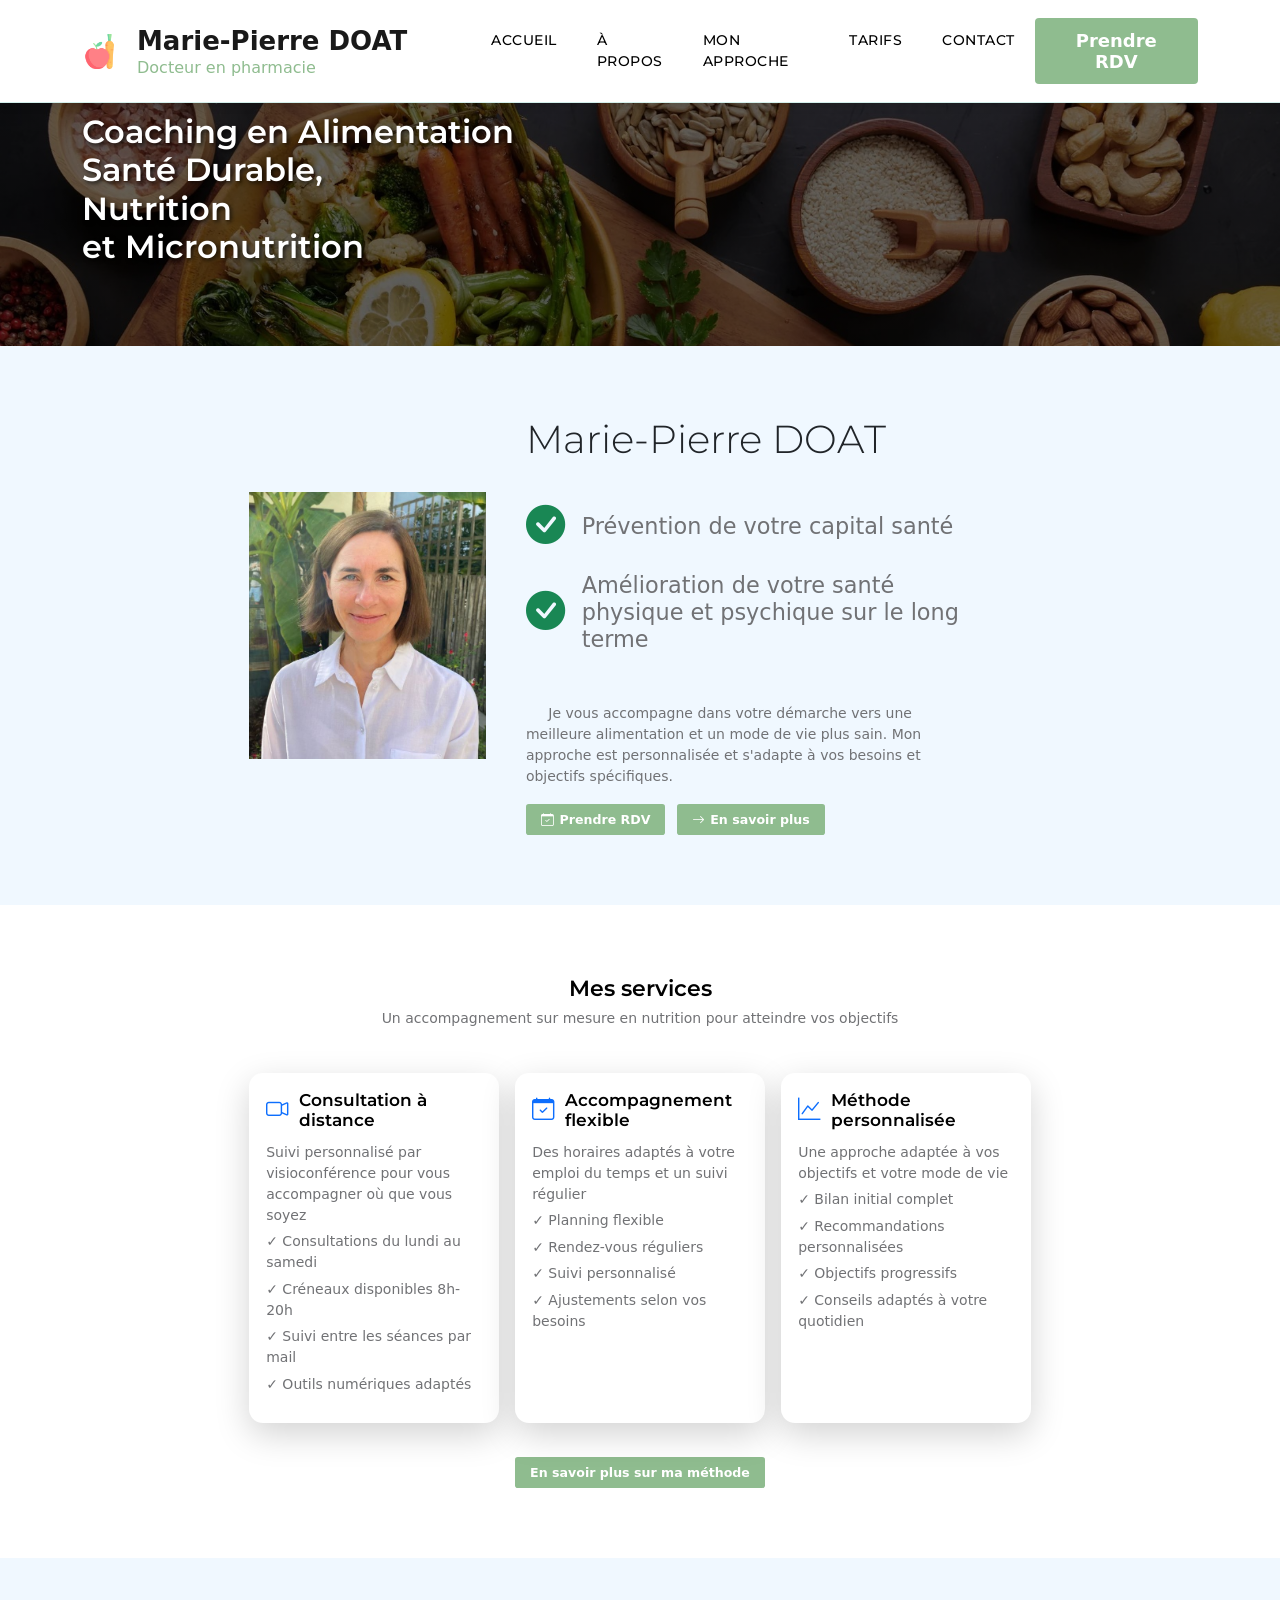
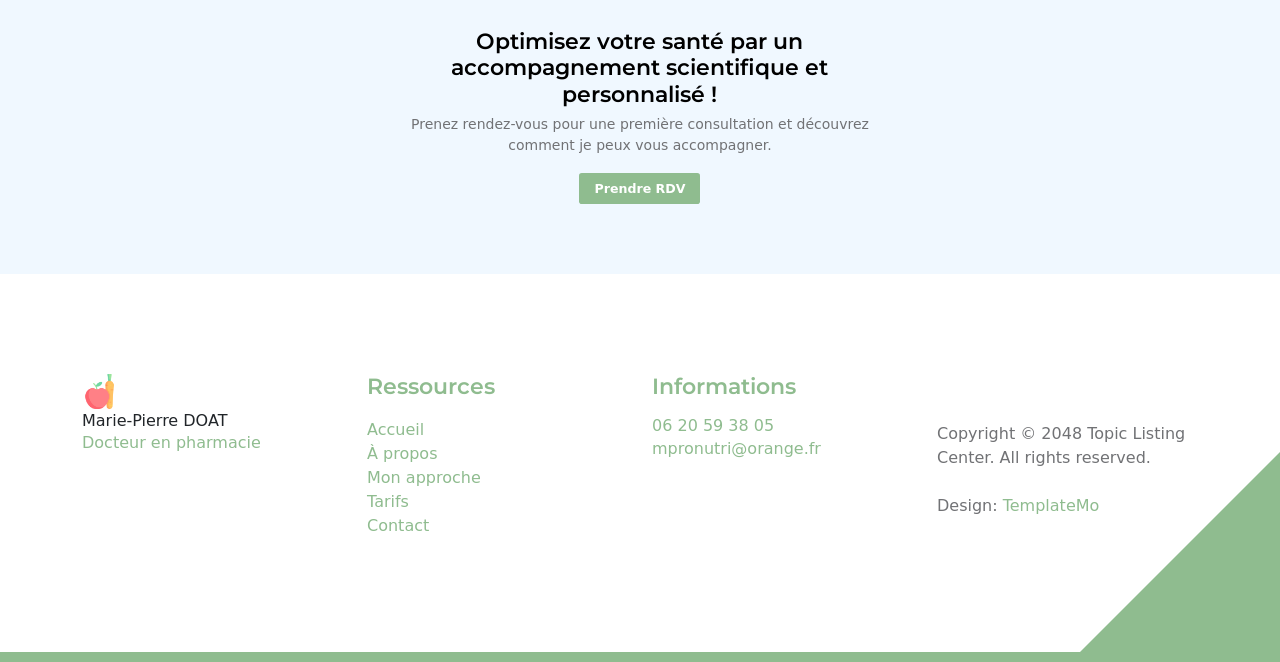
<file: index.html>
<!doctype html>
<html lang="en">

<head>
    <meta charset="utf-8">
    <meta name="viewport" content="width=device-width, initial-scale=1">

    <meta name="description"
        content="Consultations personnalisées (enfants, adolescents, adultes) en nutrition et micronutrition afin de répondre à des objectifs de pleine santé">
    <meta name="author" content="Marie-Pierre DOAT">

    <title>Dr Marie-Pierre DOAT - Nutritionniste & Micronutrition - Téléconsultation - Clamart</title>

    <link rel="icon" href="icon.png" type="image/png">
    <!-- CSS FILES -->
    <link rel="preconnect" href="https://fonts.googleapis.com">

    <link rel="preconnect" href="https://fonts.gstatic.com" crossorigin>

    <link href="https://fonts.googleapis.com/css2?family=Montserrat:wght@500;600;700&family=Open+Sans&display=swap"
        rel="stylesheet">

    <link href="css/bootstrap.min.css" rel="stylesheet">

    <link href="css/bootstrap-icons.css" rel="stylesheet">

    <link href="css/templatemo-topic-listing.css" rel="stylesheet">


    <style>
        /* AM header, faire en sorte que l'image dans le header soit tjs de la meme taille*/
        .site-header {
            background-image: linear-gradient(rgba(0, 0, 0, 0.6), rgba(0, 0, 0, 0.6)), url('food.jpg') !important;
            background-size: cover;
            background-position: center top;
            min-height: 30vh;
            margin-top: 76px;
            /* Ajustez cette valeur selon la hauteur de votre barre de navigation */
            padding-top: 30px;
            padding-bottom: 30px;
        }

        .site-header h2 {
            font-size: 2rem;
            font-weight: 600;
            text-shadow: 2px 2px 4px rgba(0, 0, 0, 0.7);
        }

        /* Assurez-vous que la barre de navigation reste au-dessus */
        .navbar {
            position: fixed;
            width: 100%;
            top: 0;
            z-index: 1000;
            background-color: white !important;
            box-shadow: 0 2px 10px rgba(0, 0, 0, 0.1);
        }
    </style>
    <!--

TemplateMo 590 topic listing

https://templatemo.com/tm-590-topic-listing

-->
</head>

<body class="topics-listing-page" id="top">

    <main>
        <!-- Conteneur pour le footer -->


        <nav class="navbar navbar-expand-lg">
            <div class="container">
                <!-- Remplacez cette partie dans la navbar de tous les fichiers HTML -->
                <a class="navbar-brand" href="index.html">
                    <img src="icon.png" alt="Icon" style="width: 35px; height: auto; margin-right: 20px;">
                    <div>
                        <span>Marie-Pierre DOAT</span>
                        <div class="subtitle-doctor">Docteur en pharmacie</div>
                    </div>
                </a>

                <button class="navbar-toggler border-0 bg-white " type="button" data-bs-toggle="collapse"
                    data-bs-target="#navbarNav" aria-controls="navbarNav" aria-expanded="false"
                    aria-label="Toggle navigation">
                    <i class="bi bi-list fs-4" style="color: var(--primary-color);"></i>
                </button>

                <div class="collapse navbar-collapse" id="navbarNav">
                    <ul class="navbar-nav ms-lg-5 me-lg-auto">
                        <li class="nav-item">
                            <a class="nav-link click-scroll" href="index.html">Accueil</a>
                        </li>

                        <li class="nav-item">
                            <a class="nav-link click-scroll" href="apropos.html">À propos</a>
                        </li>
                        <li class="nav-item">
                            <a class="nav-link click-scroll" href="mon_approche.html">Mon approche</a>
                        </li>
                        <li class="nav-item">
                            <a class="nav-link click-scroll" href="tarifs.html">Tarifs</a>
                        </li>
                        <li class="nav-item">
                            <a class="nav-link click-scroll" href="contact.html">Contact</a>
                        </li>


                    </ul>

                    <div class="d-none d-lg-flex align-items-center">
                        <a href="https://www.mynutriconsult.com/fr/annuaire-des-praticiens/details-praticien/marie-pierre-doat/"
                            class="btn custom-btn">Prendre RDV</a>
                    </div>
                </div>
            </div>
        </nav>


        <header class="site-header d-flex flex-column justify-content-center align-items-center">
            <div class="container">
                <div class="row align-items-center">

                    <div class="col-lg-5 col-12">

                        <h2 class="text-white">Coaching en Alimentation Santé Durable, <br>Nutrition<br> et
                            Micronutrition</h2>
                    </div>

                </div>
            </div>
        </header>
        <div class="main-scaled-content">
            <!-- Section Bienvenue -->
            <section class="section-padding section-bg">
                <div class="container">
                    <div class="row align-items-center">
                        <!-- Colonne gauche avec l'image -->
                        <div class="col-lg-5 col-12">
                            <div class="position-relative">
                                <img src="portrait.jpg" class="portrait-image"
                                    alt="Marie-Pierre Doat - Coach en nutrition">

                            </div>
                        </div>

                        <!-- Colonne droite avec le texte -->
                        <div class="col-lg-7 col-12 mt-5 mt-lg-0">
                            <div style="position: relative; left: -5rem;">
                                <h1 class="display-4 mb-4">Marie-Pierre DOAT</h1>

                                <div class="row mb-5 mt-5 justify-content-start">
                                    <div class="d-flex align-items-center mb-4">
                                        <i class="bi bi-check-circle-fill text-success me-4"
                                            style="font-size: 3.5rem;"></i>
                                        <p class="mb-0 fs-2" style="line-height: 1.2;">Prévention de votre capital santé
                                        </p>
                                    </div>

                                    <div class="d-flex align-items-center mb-4">
                                        <i class="bi bi-check-circle-fill text-success me-4"
                                            style="font-size: 3.5rem;"></i>
                                        <p class="mb-0 fs-2" style="line-height: 1.2;">Amélioration de votre santé
                                            physique et psychique sur le
                                            long terme</p>
                                    </div>
                                </div>

                                <p class="lead mb-4" style="text-indent: 2rem;">Je vous accompagne dans votre démarche
                                    vers une meilleure
                                    alimentation et un mode de vie plus sain. Mon approche est personnalisée et s'adapte
                                    à vos besoins et objectifs spécifiques.</p>
                                <div class="d-flex flex-column flex-md-row gap-3">
                                    <a href="https://www.mynutriconsult.com/fr/annuaire-des-praticiens/details-praticien/marie-pierre-doat/"
                                        class="btn custom-btn">
                                        <i class="bi bi-calendar-check me-2"></i>Prendre RDV
                                    </a>
                                    <a href="mon_approche.html" class="btn custom-btn">
                                        <i class="bi bi-arrow-right me-2"></i>En savoir plus
                                    </a>
                                </div>
                            </div>
                        </div>
                    </div>
                </div>
            </section>

            <!-- Section Services -->
            <section class="section-padding">
                <div class="container">
                    <div class="row">
                        <div class="col-12 text-center mb-5">
                            <h3>Mes services</h3>
                            <p>Un accompagnement sur mesure en nutrition pour atteindre vos objectifs</p>
                        </div>

                        <!-- Service 1 -->
                        <div class="col-lg-4 col-md-6 col-12 mb-4">
                            <div class="custom-block bg-white shadow-lg p-4">
                                <div class="d-flex align-items-center mb-3">
                                    <i class="bi bi-camera-video text-primary me-3" style="font-size: 2rem;"></i>
                                    <h5 class="mb-0">Consultation à distance</h5>
                                </div>
                                <p class="mb-2">Suivi personnalisé par visioconférence pour vous accompagner où que vous
                                    soyez</p>
                                <ul class="list-unstyled">
                                    <li class="mb-2">✓ Consultations du lundi au samedi</li>
                                    <li class="mb-2">✓ Créneaux disponibles 8h-20h</li>
                                    <li class="mb-2">✓ Suivi entre les séances par mail</li>
                                    <li>✓ Outils numériques adaptés</li>
                                </ul>
                            </div>
                        </div>

                        <!-- Service 2 -->
                        <div class="col-lg-4 col-md-6 col-12 mb-4">
                            <div class="custom-block bg-white shadow-lg p-4">
                                <div class="d-flex align-items-center mb-3">
                                    <i class="bi bi-calendar-check text-primary me-3" style="font-size: 2rem;"></i>
                                    <h5 class="mb-0">Accompagnement flexible</h5>
                                </div>
                                <p class="mb-2">Des horaires adaptés à votre emploi du temps et un suivi régulier</p>
                                <ul class="list-unstyled">
                                    <li class="mb-2">✓ Planning flexible</li>
                                    <li class="mb-2">✓ Rendez-vous réguliers</li>
                                    <li class="mb-2">✓ Suivi personnalisé</li>
                                    <li>✓ Ajustements selon vos besoins</li>
                                </ul>
                            </div>
                        </div>

                        <!-- Service 3 -->
                        <div class="col-lg-4 col-md-6 col-12 mb-4">
                            <div class="custom-block bg-white shadow-lg p-4">
                                <div class="d-flex align-items-center mb-3">
                                    <i class="bi bi-graph-up text-primary me-3" style="font-size: 2rem;"></i>
                                    <h5 class="mb-0">Méthode personnalisée</h5>
                                </div>
                                <p class="mb-2">Une approche adaptée à vos objectifs et votre mode de vie</p>
                                <ul class="list-unstyled">
                                    <li class="mb-2">✓ Bilan initial complet</li>
                                    <li class="mb-2">✓ Recommandations personnalisées</li>
                                    <li class="mb-2">✓ Objectifs progressifs</li>
                                    <li>✓ Conseils adaptés à votre quotidien</li>
                                </ul>
                            </div>
                        </div>
                    </div>

                    <!-- Bouton d'action -->
                    <div class="row mt-4">
                        <div class="col-12 text-center">
                            <a href="mon_approche.html" class="btn custom-btn">En savoir plus sur ma méthode</a>
                        </div>
                    </div>
                </div>
            </section>


            <section class="section-padding section-bg">
                <div class="container">
                    <div class="row justify-content-center">
                        <div class="col-lg-8 col-12 text-center">
                            <h3>Optimisez votre santé par un accompagnement scientifique et personnalisé !</h3>
                            <p class="mb-4">Prenez rendez-vous pour une première consultation et découvrez comment je
                                peux vous accompagner.</p>
                            <a href="https://www.mynutriconsult.com/fr/annuaire-des-praticiens/details-praticien/marie-pierre-doat/"
                                class="btn custom-btn">Prendre RDV</a>
                        </div>
                    </div>
                </div>
            </section>

    </main>

    <footer class="site-footer section-padding">
        <div class="container">
            <div class="row">

                <div class="col-lg-3 col-12 mb-4 pb-2">
                    <img src="icon.png" alt="Icon" style="width: 35px; height: auto; margin-right: 20px;">
                    <div>
                        <span>Marie-Pierre DOAT</span>
                        <div class="subtitle-doctor">Docteur en pharmacie</div>
                    </div>
                </div>

                <div class="col-lg-3 col-md-4 col-6">
                    <h6 class="site-footer-title mb-3">Ressources</h6>

                    <ul class="site-footer-links">
                        <li class="site-footer-link-item">
                            <a href="index.html" class="site-footer-link">Accueil</a>
                        </li>

                        <li class="site-footer-link-item">
                            <a href="apropos.html" class="site-footer-link">À propos</a>
                        </li>
                        <li class="site-footer-link-item">
                            <a href="mon_approche.html" class="site-footer-link">Mon approche</a>
                        </li>
                        <li class="site-footer-link-item">
                            <a href="tarifs.html" class="site-footer-link">Tarifs</a>
                        </li>
                        <li class="site-footer-link-item">
                            <a href="contact.html" class="site-footer-link">Contact</a>
                        </li>

                        <!-- <li class="site-footer-link-item">
                                <a href="#" class="site-footer-link">Contact</a>
                            </li> -->
                    </ul>
                </div>

                <div class="col-lg-3 col-md-4 col-6 mb-4 mb-lg-0">
                    <h6 class="site-footer-title mb-3">Informations</h6>

                    <p class="text-white d-flex mb-1">
                        <a href="06 20 59 38 05" class="site-footer-link">
                            06 20 59 38 05
                        </a>
                    </p>

                    <p class="text-white d-flex">
                        <a href="mpronutri@orange.fr" class="site-footer-link">
                            mpronutri@orange.fr
                        </a>
                    </p>
                </div>

                <div class="col-lg-3 col-md-4 col-12 mt-4 mt-lg-0 ms-auto">
                    <p class="copyright-text mt-lg-5 mt-4">Copyright © 2048 Topic Listing Center. All rights reserved.
                        <br><br>Design: <a rel="nofollow" href="https://templatemo.com" target="_blank">TemplateMo</a>
                    </p>

                </div>

            </div>
        </div>
    </footer>

    <!-- JAVASCRIPT FILES -->
    <script src="js/jquery.min.js"></script>
    <script src="js/bootstrap.bundle.min.js"></script>
    <script src="js/jquery.sticky.js"></script>
    <script src="js/custom.js"></script>

</body>

</html>
</file>
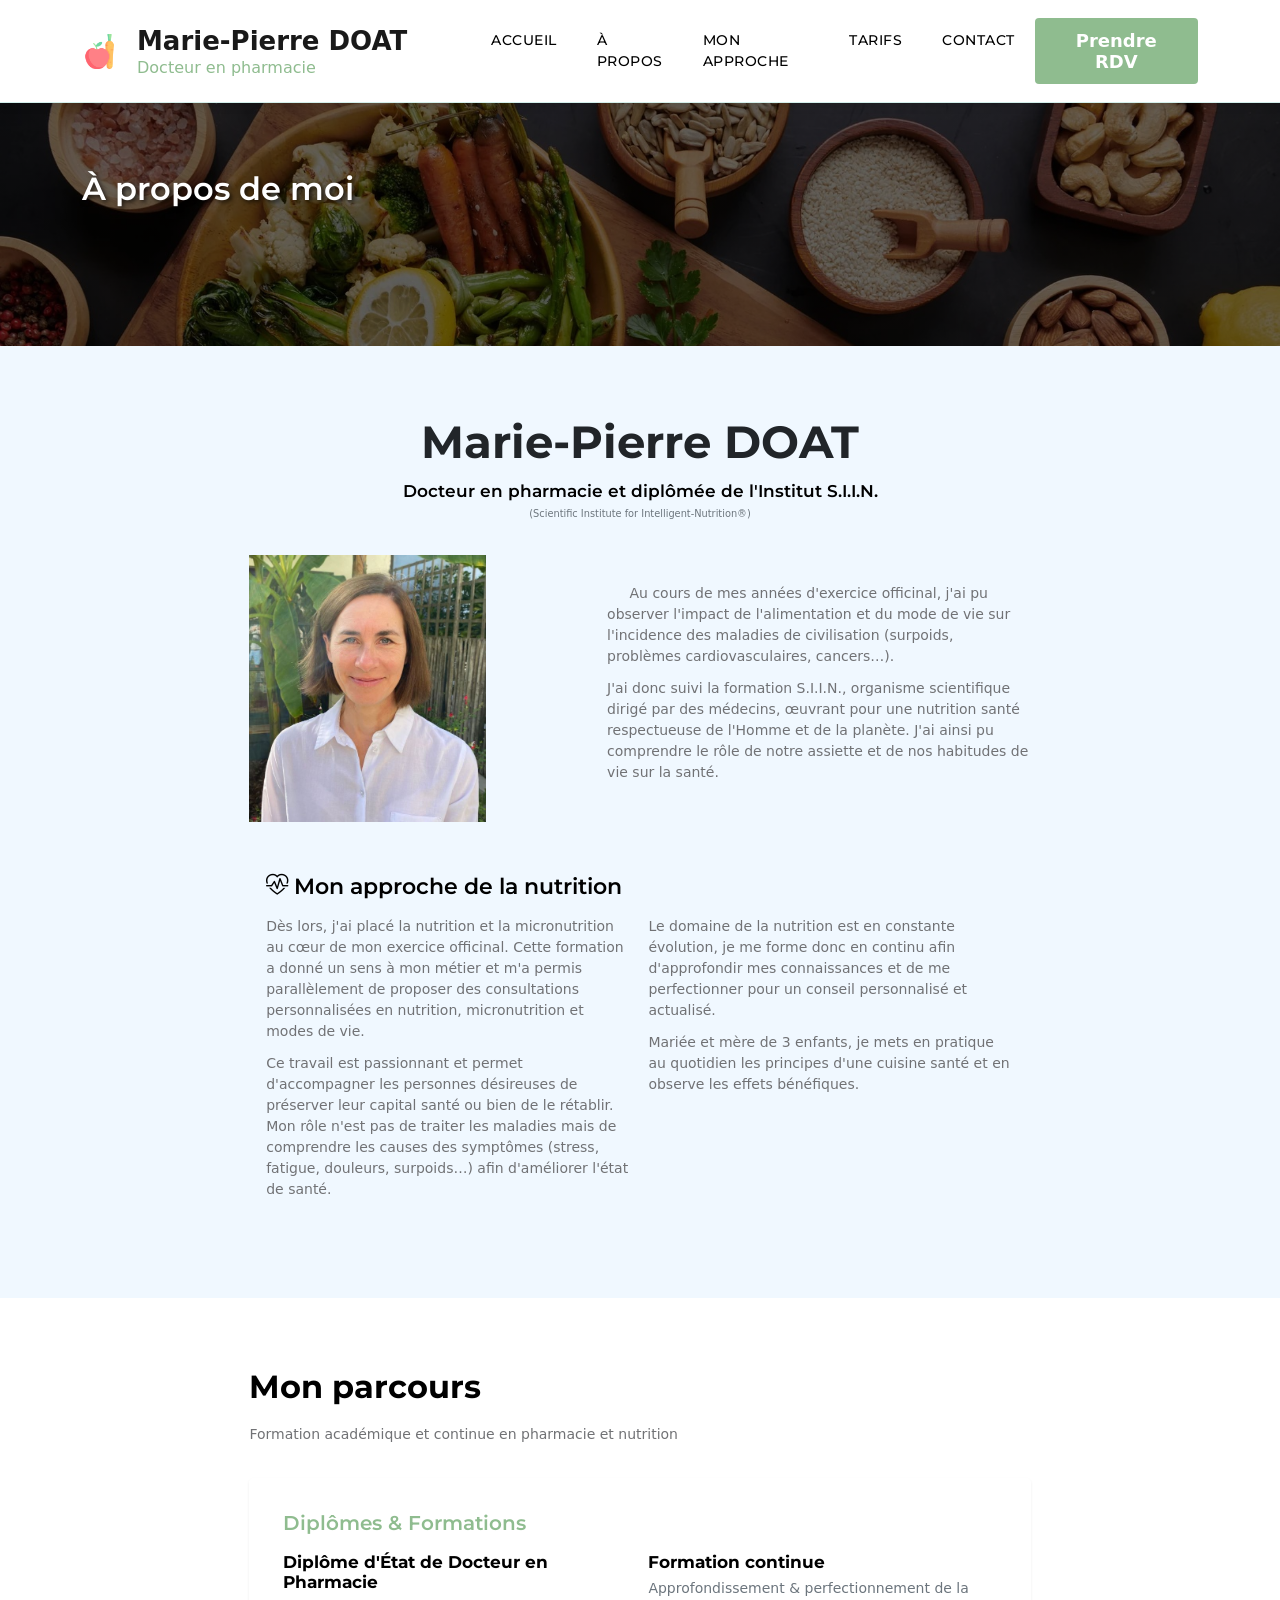
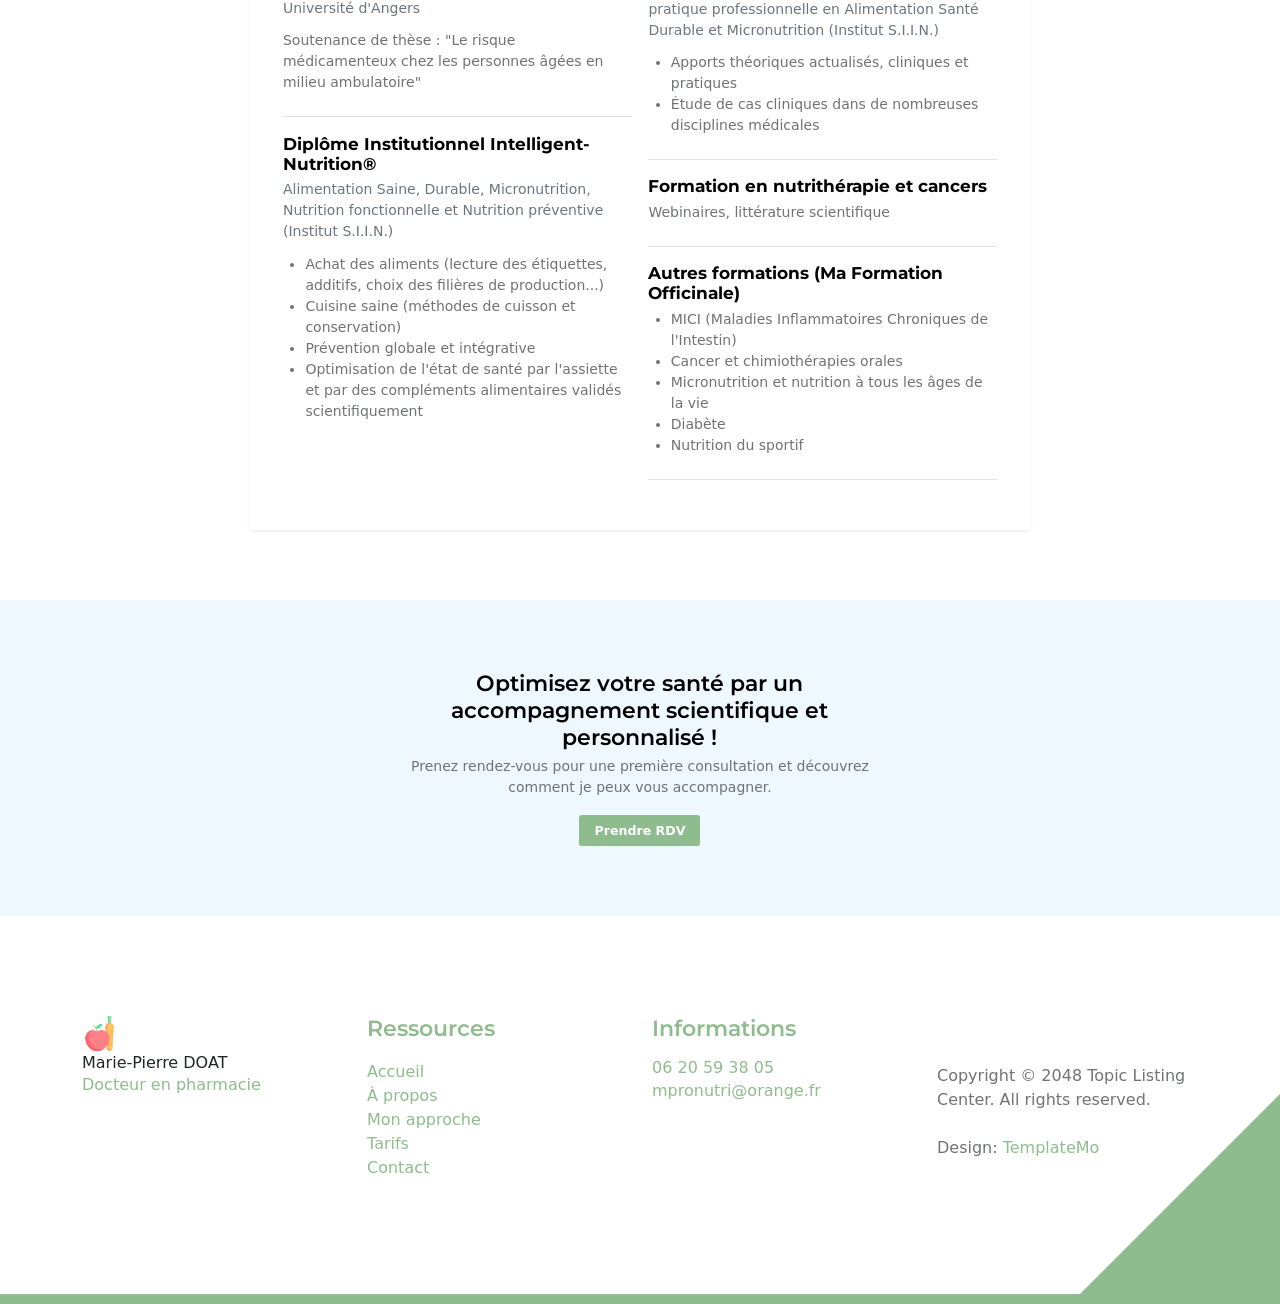
<file: apropos.html>
<!doctype html>
<html lang="en">

<head>
    <meta charset="utf-8">
    <meta name="viewport" content="width=device-width, initial-scale=1">

    <meta name="description"
        content="Découvrez le parcours de Marie-Pierre DOAT, Docteur en pharmacie spécialisée en nutrition et micronutrition.">
    <meta name="author" content="Marie-Pierre DOAT">

    <title>À propos - Dr Marie-Pierre DOAT - Nutritionniste & Pharmacienne</title>

    <link rel="icon" href="icon.png" type="image/png">

    <!-- CSS FILES -->
    <link rel="preconnect" href="https://fonts.googleapis.com">

    <link rel="preconnect" href="https://fonts.gstatic.com" crossorigin>

    <link href="https://fonts.googleapis.com/css2?family=Montserrat:wght@500;600;700&family=Open+Sans&display=swap"
        rel="stylesheet">

    <link href="css/bootstrap.min.css" rel="stylesheet">

    <link href="css/bootstrap-icons.css" rel="stylesheet">

    <link href="css/templatemo-topic-listing.css" rel="stylesheet">

    <style>
        /* AM header, faire en sorte que l'image dans le header soit tjs de la meme taille*/
        .site-header {
            background-image: linear-gradient(rgba(0, 0, 0, 0.6), rgba(0, 0, 0, 0.6)), url('food.jpg') !important;
            background-size: cover;
            background-position: center top;
            min-height: 30vh;
            margin-top: 76px;
            /* Ajustez cette valeur selon la hauteur de votre barre de navigation */
            padding-top: 30px;
            padding-bottom: 30px;
        }

        .site-header h2 {
            font-size: 2rem;
            font-weight: 600;
            text-shadow: 2px 2px 4px rgba(0, 0, 0, 0.7);
        }

        /* Assurez-vous que la barre de navigation reste au-dessus */
        .navbar {
            position: fixed;
            width: 100%;
            top: 0;
            z-index: 1000;
            background-color: white !important;
            box-shadow: 0 2px 10px rgba(0, 0, 0, 0.1);
        }
    </style>
    <!--

TemplateMo 590 topic listing

https://templatemo.com/tm-590-topic-listing

-->
</head>

<body class="topics-listing-page" id="top">

    <main>
        <!-- Conteneur pour le footer -->


        <nav class="navbar navbar-expand-lg">
            <div class="container">
                <!-- Remplacez cette partie dans la navbar de tous les fichiers HTML -->
                <a class="navbar-brand" href="index.html">
                    <img src="icon.png" alt="Icon" style="width: 35px; height: auto; margin-right: 20px;">
                    <div>
                        <span>Marie-Pierre DOAT</span>
                        <div class="subtitle-doctor">Docteur en pharmacie</div>
                    </div>
                </a>

                <button class="navbar-toggler border-0 bg-white " type="button" data-bs-toggle="collapse"
                    data-bs-target="#navbarNav" aria-controls="navbarNav" aria-expanded="false"
                    aria-label="Toggle navigation">
                    <i class="bi bi-list fs-4" style="color: var(--primary-color);"></i>
                </button>

                <div class="collapse navbar-collapse" id="navbarNav">
                    <ul class="navbar-nav ms-lg-5 me-lg-auto">
                        <li class="nav-item">
                            <a class="nav-link click-scroll" href="index.html">Accueil</a>
                        </li>

                        <li class="nav-item">
                            <a class="nav-link click-scroll" href="apropos.html">À propos</a>
                        </li>
                        <li class="nav-item">
                            <a class="nav-link click-scroll" href="mon_approche.html">Mon approche</a>
                        </li>
                        <li class="nav-item">
                            <a class="nav-link click-scroll" href="tarifs.html">Tarifs</a>
                        </li>
                        <li class="nav-item">
                            <a class="nav-link click-scroll" href="contact.html">Contact</a>
                        </li>

                    </ul>

                    <div class="d-none d-lg-flex align-items-center">
                        <a href="https://www.mynutriconsult.com/fr/annuaire-des-praticiens/details-praticien/marie-pierre-doat/"
                            class="btn custom-btn">Prendre RDV</a>
                    </div>
                </div>
            </div>
        </nav>


        <!-- Le header et la navigation restent identiques, changeons le contenu principal -->

        <!-- Section Header -->

        <header class="site-header d-flex flex-column justify-content-center align-items-center">
            <div class="container">
                <div class="row align-items-center">

                    <div class="col-lg-5 col-12">

                        <h2 class="text-white">À propos de moi</h2>
                    </div>

                </div>
            </div>
        </header>
        <div class="main-scaled-content">
            <!-- Section Bienvenue -->
            <section class="bio-section section-padding section-bg">
                <div class="container">
                    <!-- En-tête élégant -->
                    <div class="row">
                        <div class="col-12">
                            <div class="bio-header text-center mb-5" data-aos="fade-up">
                                <h1 class="display-3 fw-bold">Marie-Pierre DOAT</h1>
                                <div class="title-underline"></div>
                                <h5 class="subtitle mt-3">Docteur en pharmacie et diplômée de l'Institut S.I.I.N.</h5>
                                <p class="text-muted small mt-2">(Scientific Institute for Intelligent-Nutrition®)</p>
                            </div>
                        </div>
                    </div>

                    <!-- Section principale avec image et premier paragraphe -->
                    <div class="row align-items-center bio-main-content">
                        <!-- Colonne gauche avec l'image -->
                        <div class="col-lg-5 col-md-6 mb-4 mb-lg-0">
                            <div class="portrait-container">
                                <div class="portrait-background"></div>
                                <figure class="portrait-figure mb-0">
                                    <img src="portrait.jpg" class="portrait-image img-fluid"
                                        alt="Marie-Pierre Doat - Coach en nutrition">
                                </figure>
                            </div>
                        </div>

                        <!-- Colonne droite avec le premier paragraphe -->
                        <div class="col-lg-7 col-md-6 ps-lg-5">
                            <div class="bio-content">
                                <p class="bio-text" style="text-indent: 2rem;">
                                    Au cours de mes années d'exercice officinal, j'ai pu observer l'impact de
                                    l'alimentation et du mode de vie sur l'incidence des maladies de civilisation
                                    (surpoids, problèmes cardiovasculaires, cancers…).
                                </p>
                                <p class="bio-text">
                                    J'ai donc suivi la formation S.I.I.N., organisme scientifique dirigé par des
                                    médecins, œuvrant pour une nutrition santé respectueuse de l'Homme et de la planète.
                                    J'ai ainsi pu comprendre le rôle de notre assiette et de nos habitudes de vie
                                    sur la santé.
                                </p>
                            </div>
                        </div>
                    </div>

                    <!-- Section de contenu détaillé -->
                    <div class="row mt-5">
                        <div class="col-12">
                            <div class="bio-detailed-content p-4">
                                <h3 class="bio-subtitle mb-4">
                                    <i class="bi bi-heart-pulse me-2"></i>Mon approche de la nutrition
                                </h3>

                                <div class="row">
                                    <div class="col-md-6">
                                        <p class="bio-text">
                                            Dès lors, j'ai placé la nutrition et la micronutrition au cœur de mon
                                            exercice officinal. Cette formation a donné un sens à mon métier et m'a
                                            permis parallèlement de proposer des consultations personnalisées en
                                            nutrition, micronutrition et modes de vie.
                                        </p>
                                        <p class="bio-text">
                                            Ce travail est passionnant et permet d'accompagner les personnes désireuses
                                            de préserver leur capital santé ou bien de le rétablir. Mon rôle n'est pas
                                            de traiter les maladies mais de comprendre les causes des symptômes (stress,
                                            fatigue, douleurs, surpoids…) afin d'améliorer l'état de santé.
                                        </p>
                                    </div>
                                    <div class="col-md-6">
                                        <p class="bio-text">
                                            Le domaine de la nutrition est en constante évolution, je me forme donc en
                                            continu afin d'approfondir mes connaissances et de me perfectionner pour un
                                            conseil personnalisé et actualisé.
                                        </p>
                                        <p class="bio-text">
                                            Mariée et mère de 3 enfants, je mets en pratique au quotidien les principes
                                            d'une cuisine santé et en observe les effets bénéfiques.
                                        </p>

                                    </div>
                                </div>

                            </div>
                        </div>
                    </div>
                </div>
            </section>
            <!-- Section Mon Parcours -->
            <section class="section-padding">
                <div class="container">
                    <div class="row">
                        <div class="col-12">
                            <h2 class="mb-4">Mon parcours</h2>
                            <p class="lead mb-5">Formation académique et continue en pharmacie et nutrition</p>

                            <div class="bg-white shadow-sm p-4 p-lg-5 rounded">
                                <h4 class="mb-4" style="color: var(--primary-color);">Diplômes & Formations</h4>

                                <div class="row">
                                    <!-- Colonne gauche -->
                                    <div class="col-lg-6">
                                        <!-- Diplôme de Pharmacie -->
                                        <div class="mb-4 pb-3 border-bottom">
                                            <h5 class="fw-bold">Diplôme d'État de Docteur en Pharmacie</h5>
                                            <p class="text-muted">Université d'Angers</p>
                                            <p>Soutenance de thèse : "Le risque médicamenteux chez les personnes âgées
                                                en milieu ambulatoire"</p>
                                        </div>

                                        <!-- Diplôme Intelligent Nutrition -->
                                        <div class="mb-4 pb-3">
                                            <h5 class="fw-bold">Diplôme Institutionnel Intelligent-Nutrition®</h5>
                                            <p class="text-muted">Alimentation Saine, Durable, Micronutrition, Nutrition
                                                fonctionnelle et Nutrition préventive (Institut S.I.I.N.)</p>
                                            <ul>
                                                <li>Achat des aliments (lecture des étiquettes, additifs, choix des
                                                    filières de production...)</li>
                                                <li>Cuisine saine (méthodes de cuisson et conservation)</li>
                                                <li>Prévention globale et intégrative</li>
                                                <li>Optimisation de l'état de santé par l'assiette et par des
                                                    compléments alimentaires validés scientifiquement</li>
                                            </ul>
                                        </div>
                                    </div>

                                    <!-- Colonne droite -->
                                    <div class="col-lg-6">
                                        <!-- Formation continue -->
                                        <div class="mb-4 pb-3 border-bottom">
                                            <h5 class="fw-bold">Formation continue</h5>
                                            <p class="text-muted">Approfondissement & perfectionnement de la pratique
                                                professionnelle en Alimentation Santé Durable et Micronutrition
                                                (Institut S.I.I.N.)</p>
                                            <ul>
                                                <li>Apports théoriques actualisés, cliniques et pratiques</li>
                                                <li>Étude de cas cliniques dans de nombreuses disciplines médicales</li>
                                            </ul>
                                        </div>

                                        <!-- Formation en Nutrithérapie -->
                                        <div class="mb-4 pb-3 border-bottom">
                                            <h5 class="fw-bold">Formation en nutrithérapie et cancers</h5>
                                            <p>Webinaires, littérature scientifique</p>
                                        </div>
                                        <!-- Formation DMVP -->
                                        <div class="mb-4 pb-3 border-bottom">
                                            <h5 class="fw-bold">Autres formations (Ma Formation Officinale)</h5>
                                            <ul>
                                                <li>MICI (Maladies Inflammatoires Chroniques de l'Intestin)</li>
                                                <li>Cancer et chimiothérapies orales</li>
                                                <li>Micronutrition et nutrition à tous les âges de la vie</li>
                                                <li>Diabète</li>
                                                <li>Nutrition du sportif</li>
                                            </ul>
                                        </div>

                                    </div>
                                </div>
                            </div>
                        </div>
                    </div>
                </div>
            </section>





            <!-- Call to Action -->
            <section class="section-padding section-bg">
                <div class="container">
                    <div class="row justify-content-center">
                        <div class="col-lg-8 col-12 text-center">
                            <h3>Optimisez votre santé par un accompagnement scientifique et personnalisé !</h3>
                            <p class="mb-4">Prenez rendez-vous pour une première consultation et découvrez comment je
                                peux vous accompagner.</p>
                            <a href="https://www.mynutriconsult.com/fr/annuaire-des-praticiens/details-praticien/marie-pierre-doat/"
                                class="btn custom-btn">Prendre RDV</a>
                        </div>
                    </div>
                </div>
            </section>
        </div>
    </main>

    <footer class="site-footer section-padding">
        <div class="container">
            <div class="row">

                <div class="col-lg-3 col-12 mb-4 pb-2">
                    <img src="icon.png" alt="Icon" style="width: 35px; height: auto; margin-right: 20px;">
                    <div>
                        <span>Marie-Pierre DOAT</span>
                        <div class="subtitle-doctor">Docteur en pharmacie</div>
                    </div>
                </div>

                <div class="col-lg-3 col-md-4 col-6">
                    <h6 class="site-footer-title mb-3">Ressources</h6>

                    <ul class="site-footer-links">
                        <li class="site-footer-link-item">
                            <a href="index.html" class="site-footer-link">Accueil</a>
                        </li>

                        <li class="site-footer-link-item">
                            <a href="apropos.html" class="site-footer-link">À propos</a>
                        </li>
                        <li class="site-footer-link-item">
                            <a href="mon_approche.html" class="site-footer-link">Mon approche</a>
                        </li>
                        <li class="site-footer-link-item">
                            <a href="tarifs.html" class="site-footer-link">Tarifs</a>
                        </li>
                        <li class="site-footer-link-item">
                            <a href="contact.html" class="site-footer-link">Contact</a>
                        </li>

                        <!-- <li class="site-footer-link-item">
                                <a href="#" class="site-footer-link">Contact</a>
                            </li> -->
                    </ul>
                </div>

                <div class="col-lg-3 col-md-4 col-6 mb-4 mb-lg-0">
                    <h6 class="site-footer-title mb-3">Informations</h6>

                    <p class="text-white d-flex mb-1">
                        <a href="06 20 59 38 05" class="site-footer-link">
                            06 20 59 38 05
                        </a>
                    </p>

                    <p class="text-white d-flex">
                        <a href="mpronutri@orange.fr" class="site-footer-link">
                            mpronutri@orange.fr
                        </a>
                    </p>
                </div>

                <div class="col-lg-3 col-md-4 col-12 mt-4 mt-lg-0 ms-auto">
                    <p class="copyright-text mt-lg-5 mt-4">Copyright © 2048 Topic Listing Center. All rights reserved.
                        <br><br>Design: <a rel="nofollow" href="https://templatemo.com" target="_blank">TemplateMo</a>
                    </p>

                </div>

            </div>
        </div>
    </footer>

    <!-- JAVASCRIPT FILES -->
    <script src="js/jquery.min.js"></script>
    <script src="js/bootstrap.bundle.min.js"></script>
    <script src="js/jquery.sticky.js"></script>
    <script src="js/custom.js"></script>

</body>

</html>
</file>
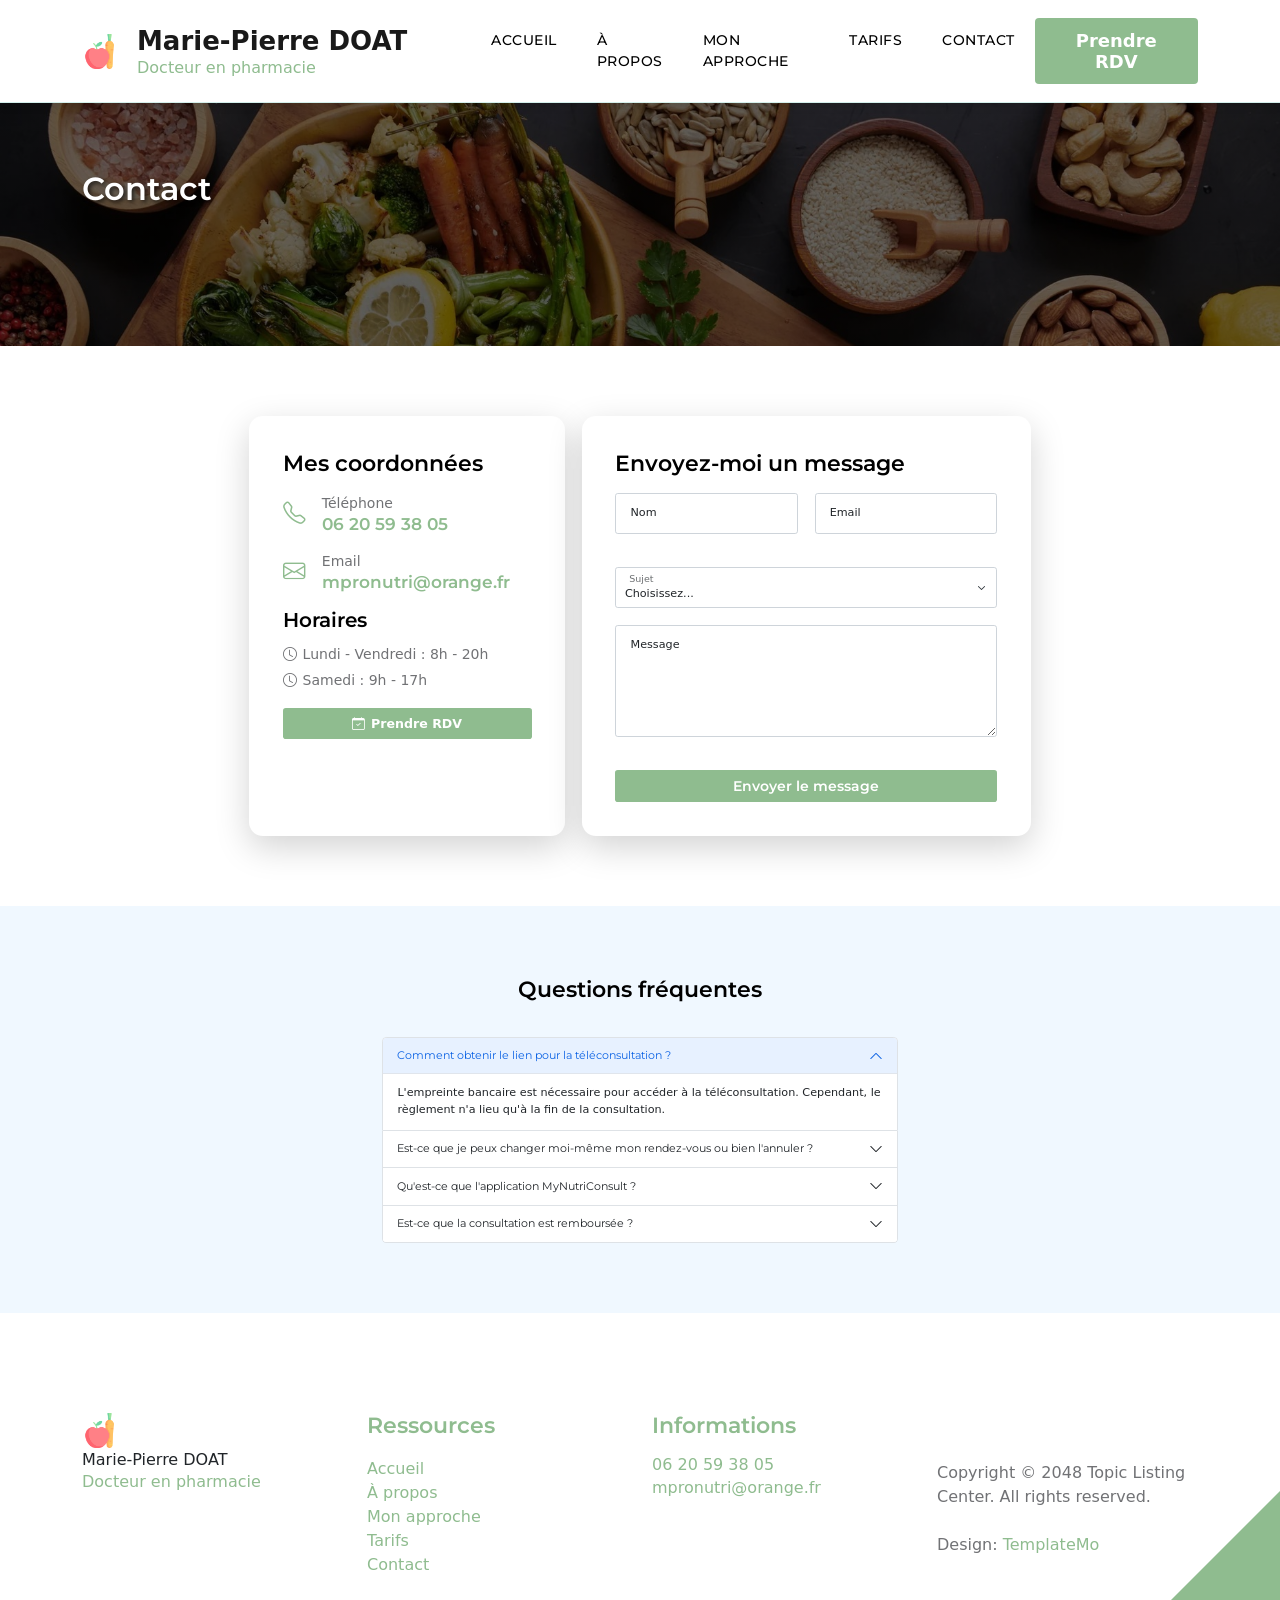
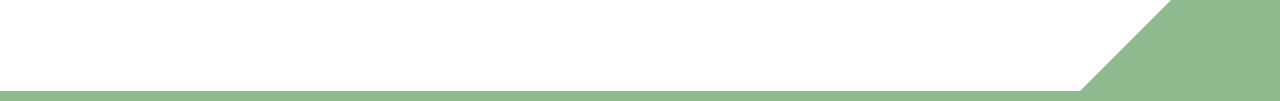
<file: contact.html>
<!doctype html>
<html lang="en">

<head>
    <meta charset="utf-8">
    <meta name="viewport" content="width=device-width, initial-scale=1">

    <meta name="description"
        content="Prenez rendez-vous avec Marie-Pierre DOAT pour votre bilan de nutrition. Contact par téléphone, email ou via la plateforme MyNutriConsult.">
    <meta name="author" content="Marie-Pierre DOAT">

    <title>Contact & RDV - Dr Marie-Pierre DOAT - Nutritionniste Clamart</title>

    <link rel="icon" href="icon.png" type="image/png">

    <!-- CSS FILES -->
    <link rel="preconnect" href="https://fonts.googleapis.com">

    <link rel="preconnect" href="https://fonts.gstatic.com" crossorigin>

    <link href="https://fonts.googleapis.com/css2?family=Montserrat:wght@500;600;700&family=Open+Sans&display=swap"
        rel="stylesheet">

    <link href="css/bootstrap.min.css" rel="stylesheet">

    <link href="css/bootstrap-icons.css" rel="stylesheet">

    <link href="css/templatemo-topic-listing.css" rel="stylesheet">

    <style>
        /* AM header, faire en sorte que l'image dans le header soit tjs de la meme taille*/
        .site-header {
            background-image: linear-gradient(rgba(0, 0, 0, 0.6), rgba(0, 0, 0, 0.6)), url('food.jpg') !important;
            background-size: cover;
            background-position: center top;
            min-height: 30vh;
            margin-top: 76px;
            /* Ajustez cette valeur selon la hauteur de votre barre de navigation */
            padding-top: 30px;
            padding-bottom: 30px;
        }

        .site-header h2 {
            font-size: 2rem;
            font-weight: 600;
            text-shadow: 2px 2px 4px rgba(0, 0, 0, 0.7);
        }

        /* Assurez-vous que la barre de navigation reste au-dessus */
        .navbar {
            position: fixed;
            width: 100%;
            top: 0;
            z-index: 1000;
            background-color: white !important;
            box-shadow: 0 2px 10px rgba(0, 0, 0, 0.1);
        }
    </style>
    <!--

TemplateMo 590 topic listing

https://templatemo.com/tm-590-topic-listing

-->
</head>

<body class="topics-listing-page" id="top">
    <main>

        <nav class="navbar navbar-expand-lg">
            <div class="container">
                <!-- Remplacez cette partie dans la navbar de tous les fichiers HTML -->
                <a class="navbar-brand" href="index.html">
                    <img src="icon.png" alt="Icon" style="width: 35px; height: auto; margin-right: 20px;">
                    <div>
                        <span>Marie-Pierre DOAT</span>
                        <div class="subtitle-doctor">Docteur en pharmacie</div>
                    </div>
                </a>

                <button class="navbar-toggler border-0 bg-white " type="button" data-bs-toggle="collapse"
                    data-bs-target="#navbarNav" aria-controls="navbarNav" aria-expanded="false"
                    aria-label="Toggle navigation">
                    <i class="bi bi-list fs-4" style="color: var(--primary-color);"></i>
                </button>




                <div class="collapse navbar-collapse" id="navbarNav">
                    <ul class="navbar-nav ms-lg-5 me-lg-auto">
                        <li class="nav-item">
                            <a class="nav-link click-scroll" href="index.html">Accueil</a>
                        </li>

                        <li class="nav-item">
                            <a class="nav-link click-scroll" href="apropos.html">À propos</a>
                        </li>
                        <li class="nav-item">
                            <a class="nav-link click-scroll" href="mon_approche.html">Mon approche</a>
                        </li>
                        <li class="nav-item">
                            <a class="nav-link click-scroll" href="tarifs.html">Tarifs</a>
                        </li>
                        <li class="nav-item">
                            <a class="nav-link click-scroll" href="contact.html">Contact</a>
                        </li>

                    </ul>

                    <div class="d-none d-lg-flex align-items-center">
                        <a href="https://www.mynutriconsult.com/fr/annuaire-des-praticiens/details-praticien/marie-pierre-doat/"
                            class="btn custom-btn">Prendre RDV</a>
                    </div>
                </div>
            </div>
        </nav>



        <header class="site-header d-flex flex-column justify-content-center align-items-center">
            <div class="container">
                <div class="row align-items-center">

                    <div class="col-lg-5 col-12">

                        <h2 class="text-white">Contact</h2>
                    </div>

                </div>
            </div>
        </header>
        <div class="main-scaled-content">
            <!-- Section Contact -->
            <section class="section-padding">
                <div class="container">
                    <div class="row gy-5">
                        <!-- Informations de contact -->
                        <div class="col-lg-5 col-12">
                            <div class="custom-block bg-white shadow-lg p-5 h-100">
                                <h3 class="mb-4">Mes coordonnées</h3>

                                <div class="d-flex align-items-center mb-4">
                                    <div class="custom-icon-wrap me-4">
                                        <i class="bi bi-telephone"
                                            style="font-size: 2rem; color: var(--primary-color);"></i>
                                    </div>
                                    <div>
                                        <p class="mb-0">Téléphone</p>
                                        <h5 class="mb-0">
                                            <a href="tel:0620593805" class="custom-link">06 20 59 38 05</a>
                                        </h5>
                                    </div>
                                </div>

                                <div class="d-flex align-items-center mb-4">
                                    <div class="custom-icon-wrap me-4">
                                        <i class="bi bi-envelope"
                                            style="font-size: 2rem; color: var(--primary-color);"></i>
                                    </div>
                                    <div>
                                        <p class="mb-0">Email</p>
                                        <h5 class="mb-0">
                                            <a href="mailto:mpronutri@orange.fr"
                                                class="custom-link">mpronutri@orange.fr</a>
                                        </h5>
                                    </div>
                                </div>

                                <div class="mb-4">
                                    <h4 class="mb-3">Horaires</h4>
                                    <ul class="list-unstyled">
                                        <li class="mb-2"><i class="bi bi-clock me-2"></i>Lundi - Vendredi : 8h - 20h
                                        </li>
                                        <li><i class="bi bi-clock me-2"></i>Samedi : 9h - 17h</li>
                                    </ul>
                                </div>

                                <a href="https://www.mynutriconsult.com/fr/annuaire-des-praticiens/details-praticien/marie-pierre-doat/"
                                    class="btn custom-btn">
                                    <i class="bi bi-calendar-check me-2"></i>Prendre RDV
                                </a>
                            </div>
                        </div>

                        <!-- Formulaire avec Formspree intégré -->
                        <div class="col-lg-7 col-12">
                            <div class="custom-block bg-white shadow-lg p-5 h-100">
                                <h3 class="mb-4">Envoyez-moi un message</h3>

                                <form action="https://formspree.io/f/xreybvyb" method="POST" class="custom-form">
                                    <div class="row gy-4">
                                        <div class="col-lg-6 col-md-6 col-12">
                                            <div class="form-floating">
                                                <input type="text" name="name" id="name" class="form-control"
                                                    placeholder="Nom" required>
                                                <label for="name">Nom</label>
                                            </div>
                                        </div>

                                        <div class="col-lg-6 col-md-6 col-12">
                                            <div class="form-floating">
                                                <input type="email" name="email" id="email" pattern="[^ @]*@[^ @]*"
                                                    class="form-control" placeholder="Email" required>
                                                <label for="email">Email</label>
                                            </div>
                                        </div>

                                        <div class="col-12">
                                            <div class="form-floating">
                                                <select class="form-select" id="subject" name="subject" required>
                                                    <option value="" selected disabled>Choisissez...</option>
                                                    <option value="rdv">Prise de rendez-vous</option>
                                                    <option value="info">Demande d'informations</option>
                                                    <option value="autre">Autre</option>
                                                </select>
                                                <label for="subject">Sujet</label>
                                            </div>
                                        </div>

                                        <div class="col-12">
                                            <div class="form-floating">
                                                <textarea class="form-control" id="message" name="message"
                                                    placeholder="Message" style="height: 160px;" required></textarea>
                                                <label for="message">Message</label>
                                            </div>
                                        </div>

                                        <div class="col-12">
                                            <button type="submit" class="btn custom-btn w-100">Envoyer le
                                                message</button>
                                        </div>
                                    </div>
                                </form>
                            </div>
                        </div>
                    </div>
                </div>
            </section>


            <!-- Section FAQ -->
            <section class="section-padding section-bg">
                <div class="container">
                    <div class="row">
                        <div class="col-lg-8 col-12 mx-auto">
                            <h3 class="text-center mb-5">Questions fréquentes</h3>

                            <div class="accordion" id="faqAccordion">
                                <!-- Question 1 -->
                                <div class="accordion-item">
                                    <h2 class="accordion-header">
                                        <button class="accordion-button" type="button" data-bs-toggle="collapse"
                                            data-bs-target="#faq1">
                                            Comment obtenir le lien pour la téléconsultation ?
                                        </button>
                                    </h2>
                                    <div id="faq1" class="accordion-collapse collapse show"
                                        data-bs-parent="#faqAccordion">
                                        <div class="accordion-body">
                                            L'empreinte bancaire est nécessaire pour accéder à la téléconsultation.
                                            Cependant, le règlement n'a lieu qu'à la fin de la consultation.
                                        </div>
                                    </div>
                                </div>

                                <!-- Question 2 -->
                                <div class="accordion-item">
                                    <h2 class="accordion-header">
                                        <button class="accordion-button collapsed" type="button"
                                            data-bs-toggle="collapse" data-bs-target="#faq2">
                                            Est-ce que je peux changer moi-même mon rendez-vous ou bien l'annuler ?
                                        </button>
                                    </h2>
                                    <div id="faq2" class="accordion-collapse collapse" data-bs-parent="#faqAccordion">
                                        <div class="accordion-body">
                                            Vous pouvez modifier ou bien annuler votre rendez-vous à partir de
                                            l'application MyNutriConsult jusqu'à 24h avant la date prévue.
                                        </div>
                                    </div>
                                </div>
                                <!-- Question 3 -->
                                <div class="accordion-item">
                                    <h2 class="accordion-header">
                                        <button class="accordion-button collapsed" type="button"
                                            data-bs-toggle="collapse" data-bs-target="#faq3">
                                            Qu'est-ce que l'application MyNutriConsult ?
                                        </button>
                                    </h2>
                                    <div id="faq3" class="accordion-collapse collapse" data-bs-parent="#faqAccordion">
                                        <div class="accordion-body">
                                            Il s'agit d'une application sécurisée accessible sur mobile et sur
                                            ordinateur.
                                            Elle est destinée au suivi nutritionnel et à la gestion des rendez-vous.
                                        </div>
                                    </div>
                                </div>
                                <!-- Question 4 -->
                                <div class="accordion-item">
                                    <h2 class="accordion-header">
                                        <button class="accordion-button collapsed" type="button"
                                            data-bs-toggle="collapse" data-bs-target="#faq4">
                                            Est-ce que la consultation est remboursée ?
                                        </button>
                                    </h2>
                                    <div id="faq4" class="accordion-collapse collapse" data-bs-parent="#faqAccordion">
                                        <div class="accordion-body">
                                            La consultation n'est pas remboursée par la sécurité sociale. Cependant,
                                            certaines mutuelles prennent en charge ce type de prestations sur facture.
                                        </div>
                                    </div>
                                </div>
                            </div>
                        </div>
                    </div>
                </div>
            </section>
        </div>
    </main>

    <footer class="site-footer section-padding">
        <div class="container">
            <div class="row">

                <div class="col-lg-3 col-12 mb-4 pb-2">
                    <img src="icon.png" alt="Icon" style="width: 35px; height: auto; margin-right: 20px;">
                    <div>
                        <span>Marie-Pierre DOAT</span>
                        <div class="subtitle-doctor">Docteur en pharmacie</div>
                    </div>
                </div>

                <div class="col-lg-3 col-md-4 col-6">
                    <h6 class="site-footer-title mb-3">Ressources</h6>

                    <ul class="site-footer-links">
                        <li class="site-footer-link-item">
                            <a href="index.html" class="site-footer-link">Accueil</a>
                        </li>

                        <li class="site-footer-link-item">
                            <a href="apropos.html" class="site-footer-link">À propos</a>
                        </li>
                        <li class="site-footer-link-item">
                            <a href="mon_approche.html" class="site-footer-link">Mon approche</a>
                        </li>
                        <li class="site-footer-link-item">
                            <a href="tarifs.html" class="site-footer-link">Tarifs</a>
                        </li>
                        <li class="site-footer-link-item">
                            <a href="contact.html" class="site-footer-link">Contact</a>
                        </li>

                    </ul>
                </div>

                <div class="col-lg-3 col-md-4 col-6 mb-4 mb-lg-0">
                    <h6 class="site-footer-title mb-3">Informations</h6>

                    <p class="text-white d-flex mb-1">
                        <a href="06 20 59 38 05" class="site-footer-link">
                            06 20 59 38 05
                        </a>
                    </p>

                    <p class="text-white d-flex">
                        <a href="mpronutri@orange.fr" class="site-footer-link">
                            mpronutri@orange.fr
                        </a>
                    </p>
                </div>

                <div class="col-lg-3 col-md-4 col-12 mt-4 mt-lg-0 ms-auto">
                    <p class="copyright-text mt-lg-5 mt-4">Copyright © 2048 Topic Listing Center. All rights reserved.
                        <br><br>Design: <a rel="nofollow" href="https://templatemo.com" target="_blank">TemplateMo</a>
                    </p>

                </div>

            </div>
        </div>
    </footer>

    <!-- JAVASCRIPT FILES -->
    <script src="js/jquery.min.js"></script>
    <script src="js/bootstrap.bundle.min.js"></script>
    <script src="js/jquery.sticky.js"></script>
    <script src="js/custom.js"></script>

</body>

</html>
</file>
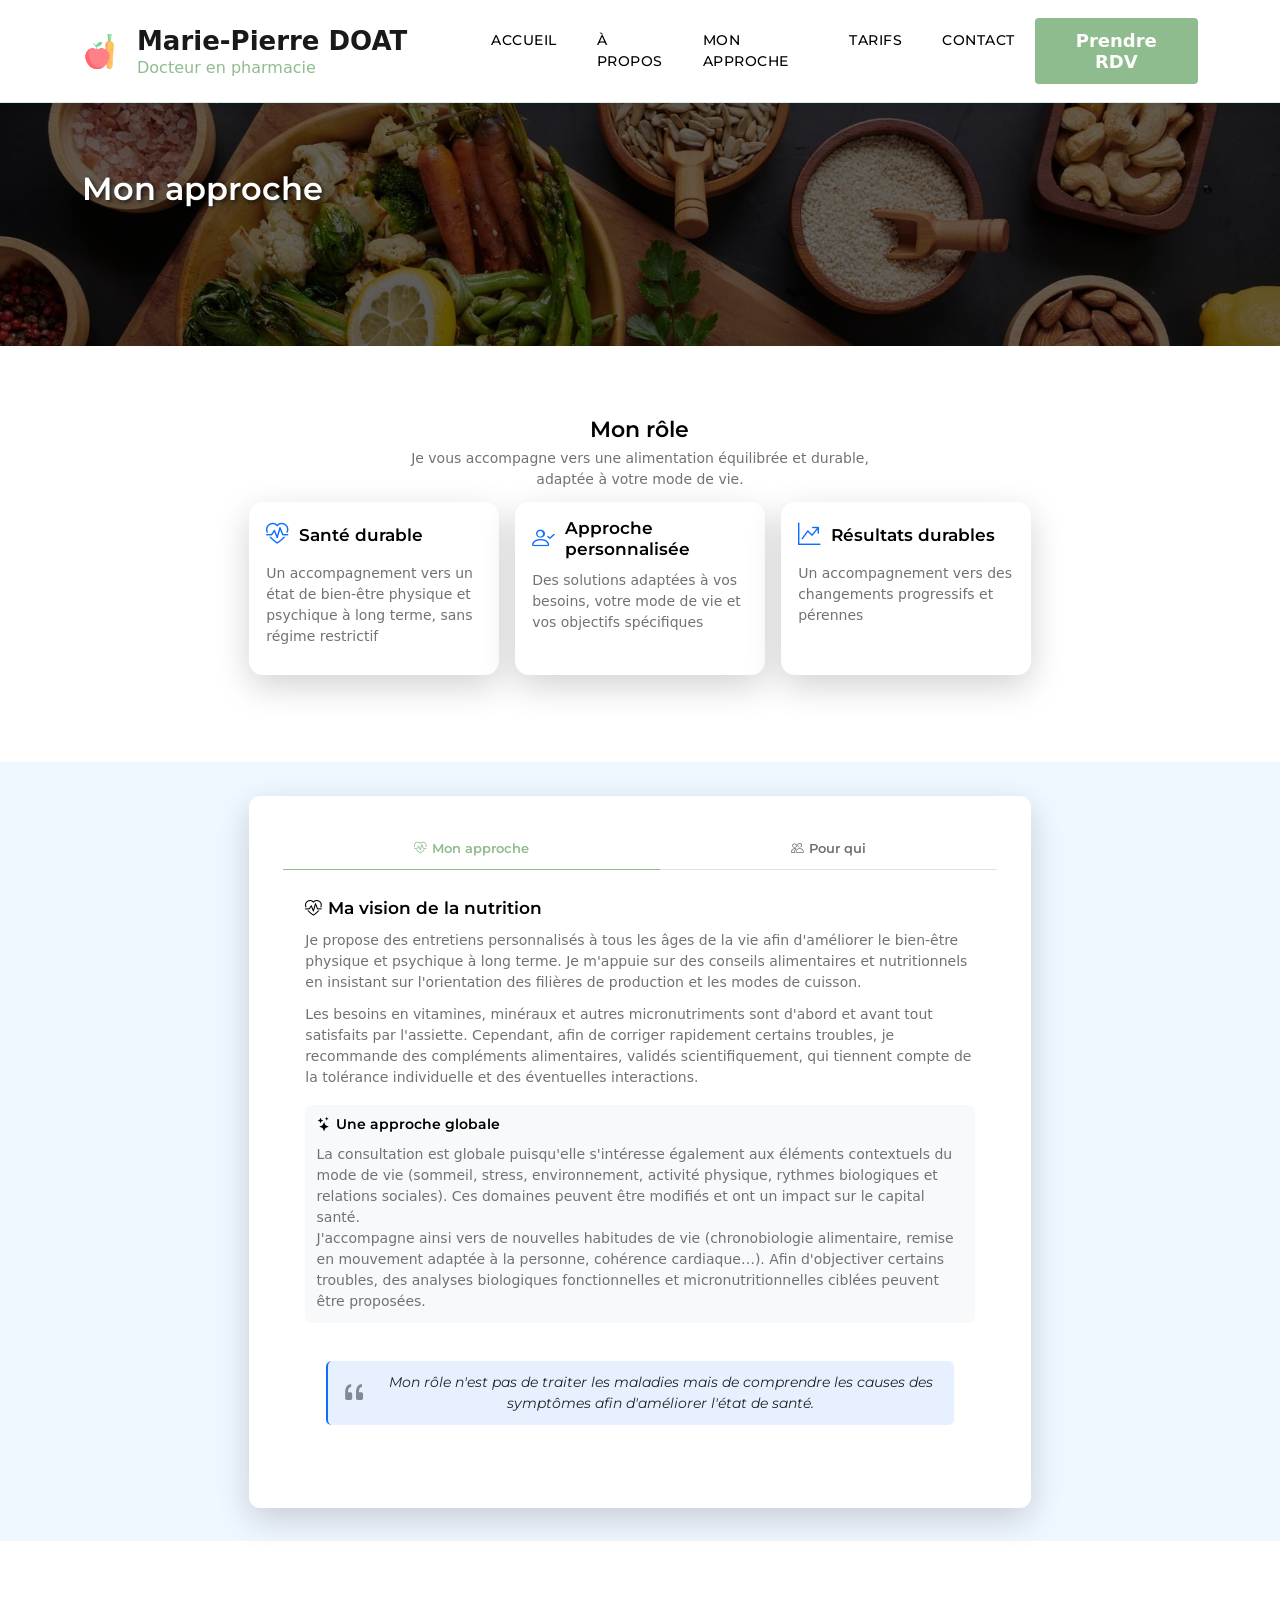
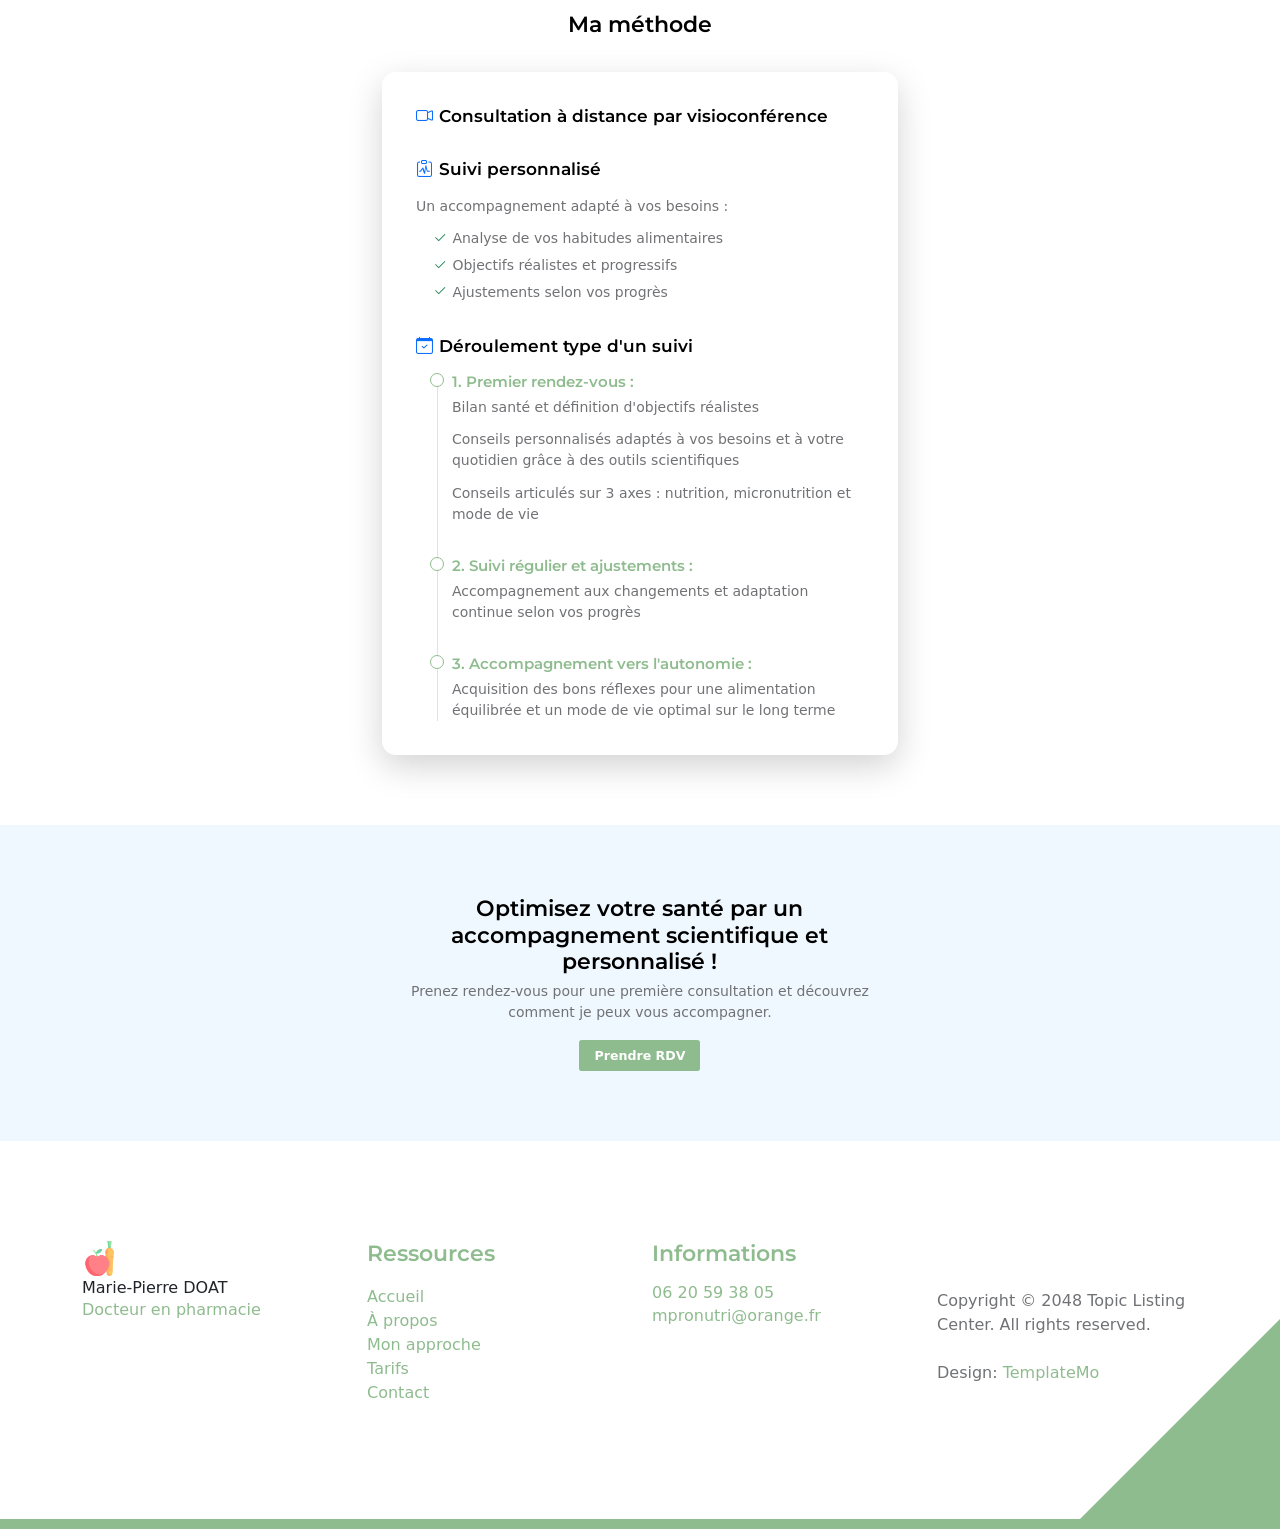
<file: mon_approche.html>
<!doctype html>
<html lang="en">

<head>
    <meta charset="utf-8">
    <meta name="viewport" content="width=device-width, initial-scale=1">

    <meta name="description"
        content="Une méthode scientifique et personnalisée pour optimiser votre capital santé. Découvrez l'approche de Marie-Pierre DOAT en micronutrition et nutrition santé durable.">
    <meta name="author" content="Marie-Pierre DOAT">

    <title>Mon Approche - Micronutrition & Alimentation Santé - Dr Marie-Pierre DOAT</title>

    <link rel="icon" href="icon.png" type="image/png">

    <!-- CSS FILES -->
    <link rel="preconnect" href="https://fonts.googleapis.com">

    <link rel="preconnect" href="https://fonts.gstatic.com" crossorigin>

    <link href="https://fonts.googleapis.com/css2?family=Montserrat:wght@500;600;700&family=Open+Sans&display=swap"
        rel="stylesheet">

    <link href="css/bootstrap.min.css" rel="stylesheet">

    <link href="css/bootstrap-icons.css" rel="stylesheet">

    <link href="css/templatemo-topic-listing.css" rel="stylesheet">

    <style>
        /* AM header, faire en sorte que l'image dans le header soit tjs de la meme taille*/
        .site-header {
            background-image: linear-gradient(rgba(0, 0, 0, 0.6), rgba(0, 0, 0, 0.6)), url('food.jpg') !important;
            background-size: cover;
            background-position: center top;
            min-height: 30vh;
            margin-top: 76px;
            /* Ajustez cette valeur selon la hauteur de votre barre de navigation */
            padding-top: 30px;
            padding-bottom: 30px;
        }

        .site-header h2 {
            font-size: 2rem;
            font-weight: 600;
            text-shadow: 2px 2px 4px rgba(0, 0, 0, 0.7);
        }

        /* Assurez-vous que la barre de navigation reste au-dessus */
        .navbar {
            position: fixed;
            width: 100%;
            top: 0;
            z-index: 1000;
            background-color: white !important;
            box-shadow: 0 2px 10px rgba(0, 0, 0, 0.1);
        }

        .no-wrap {
            white-space: nowrap;
            text-align: center;
        }
    </style>
    <!--

TemplateMo 590 topic listing

https://templatemo.com/tm-590-topic-listing

-->
</head>

<body class="topics-listing-page" id="top">

    <main>
        <!-- Conteneur pour le footer -->


        <nav class="navbar navbar-expand-lg">
            <div class="container">
                <!-- Remplacez cette partie dans la navbar de tous les fichiers HTML -->
                <a class="navbar-brand" href="index.html">
                    <img src="icon.png" alt="Icon" style="width: 35px; height: auto; margin-right: 20px;">
                    <div>
                        <span>Marie-Pierre DOAT</span>
                        <div class="subtitle-doctor">Docteur en pharmacie</div>
                    </div>
                </a>

                <button class="navbar-toggler border-0 bg-white " type="button" data-bs-toggle="collapse"
                    data-bs-target="#navbarNav" aria-controls="navbarNav" aria-expanded="false"
                    aria-label="Toggle navigation">
                    <i class="bi bi-list fs-4" style="color: var(--primary-color);"></i>
                </button>


                <div class="collapse navbar-collapse" id="navbarNav">
                    <ul class="navbar-nav ms-lg-5 me-lg-auto">
                        <li class="nav-item">
                            <a class="nav-link click-scroll" href="index.html">Accueil</a>
                        </li>

                        <li class="nav-item">
                            <a class="nav-link click-scroll" href="apropos.html">À propos</a>
                        </li>
                        <li class="nav-item">
                            <a class="nav-link click-scroll" href="mon_approche.html">Mon approche</a>
                        </li>
                        <li class="nav-item">
                            <a class="nav-link click-scroll" href="tarifs.html">Tarifs</a>
                        </li>
                        <li class="nav-item">
                            <a class="nav-link click-scroll" href="contact.html">Contact</a>
                        </li>

                    </ul>

                    <div class="d-none d-lg-flex align-items-center">
                        <a href="https://www.mynutriconsult.com/fr/annuaire-des-praticiens/details-praticien/marie-pierre-doat/"
                            class="btn custom-btn">Prendre RDV</a>
                    </div>
                </div>
            </div>
        </nav>


        <!-- Le header et la navigation restent identiques, changeons le contenu principal -->

        <!-- Section Header -->

        <header class="site-header d-flex flex-column justify-content-center align-items-center">
            <div class="container">
                <div class="row align-items-center">

                    <div class="col-lg-5 col-12">

                        <h2 class="text-white">Mon approche</h2>
                    </div>

                </div>
            </div>
        </header>
        <div class="main-scaled-content">




            <!-- Section Mon Rôle -->
            <section class="section-padding">
                <div class="container">
                    <div class="row justify-content-center">
                        <div class="col-12 col-md-8 text-center">
                            <h3>Mon rôle</h3>
                            <p class="lead">
                                Je vous accompagne vers une alimentation équilibrée et durable, adaptée à votre mode de
                                vie.
                            </p>
                        </div>
                    </div>

                    <div class="row justify-content-center">
                        <div class="col-lg-4 col-md-6 col-12 mb-4">
                            <div class="custom-block bg-white shadow-lg p-4 h-100">
                                <div class="d-flex align-items-center mb-3">
                                    <i class="bi bi-heart-pulse text-primary me-3" style="font-size: 2rem;"></i>
                                    <h5 class="mb-0">Santé durable</h5>
                                </div>
                                <p>Un accompagnement vers un état de bien-être physique et psychique à long terme, sans
                                    régime restrictif</p>
                            </div>
                        </div>

                        <div class="col-lg-4 col-md-6 col-12 mb-4">
                            <div class="custom-block bg-white shadow-lg p-4 h-100">
                                <div class="d-flex align-items-center mb-3">
                                    <i class="bi bi-person-check text-primary me-3" style="font-size: 2rem;"></i>
                                    <h5 class="mb-0">Approche personnalisée</h5>
                                </div>
                                <p>Des solutions adaptées à vos besoins, votre mode de vie et vos objectifs spécifiques
                                </p>
                            </div>
                        </div>

                        <div class="col-lg-4 col-md-6 col-12 mb-4">
                            <div class="custom-block bg-white shadow-lg p-4 h-100">
                                <div class="d-flex align-items-center mb-3">
                                    <i class="bi bi-graph-up-arrow text-primary me-3" style="font-size: 2rem;"></i>
                                    <h5 class="mb-0">Résultats durables</h5>
                                </div>
                                <p>Un accompagnement vers des changements progressifs et pérennes</p>
                            </div>
                        </div>
                    </div>
                </div>
            </section>
            <!-- Section Biographie Innovante -->
            <section class="bio-section py-5 section-padding section-bg" id="about">
                <div class="container">
                    <!-- Carte principale avec effet de profondeur -->
                    <div class="bio-card shadow-lg p-4 p-md-5 rounded-4 bg-white">
                        <div class="row g-0">
                            <!-- Colonne contenu avec onglets -->
                            <div class="col-12">
                                <div class="bio-content">
                                    <!-- Navigation par onglets - Améliorée -->
                                    <ul class="nav nav-tabs nav-fill bio-tabs mb-4 border-bottom" id="bioTabs"
                                        role="tablist">
                                        <li class="nav-item" role="presentation">
                                            <button class="nav-link active fw-semibold" id="approche-tab"
                                                data-bs-toggle="tab" data-bs-target="#approche" type="button" role="tab"
                                                aria-selected="true">
                                                <i class="bi bi-heart-pulse me-2 d-none d-sm-inline-block"></i>Mon
                                                approche
                                            </button>
                                        </li>
                                        <li class="nav-item" role="presentation">
                                            <button class="nav-link fw-semibold" id="pour-qui-tab" data-bs-toggle="tab"
                                                data-bs-target="#pour-qui" type="button" role="tab"
                                                aria-selected="false">
                                                <i class="bi bi-people me-2 d-none d-sm-inline-block"></i>Pour qui
                                            </button>
                                        </li>
                                    </ul>

                                    <!-- Contenu des onglets - Amélioré -->
                                    <div class="tab-content px-0 px-md-3" id="bioTabContent">
                                        <!-- Onglet Approche - Actif par défaut -->
                                        <div class="tab-pane fade show active" id="approche" role="tabpanel"
                                            aria-labelledby="approche-tab">
                                            <div class="card border-0 mb-4">
                                                <div class="card-body p-0 p-md-3">
                                                    <h3 class="fs-4 fw-semibold mb-3 ;"><i
                                                            class="bi bi-heart-pulse me-2"></i>Ma vision de la nutrition
                                                    </h3>
                                                    <p class="bio-text">Je propose des entretiens personnalisés à tous
                                                        les âges de la vie afin d'améliorer le bien-être physique et
                                                        psychique à long terme. Je m'appuie sur des conseils
                                                        alimentaires et nutritionnels en insistant sur l'orientation des
                                                        filières de production et les modes de cuisson.</p>
                                                    <p class="bio-text">Les besoins en vitamines, minéraux et autres
                                                        micronutriments sont d'abord et avant tout satisfaits par
                                                        l'assiette. Cependant, afin de corriger rapidement certains
                                                        troubles, je recommande des compléments alimentaires, validés
                                                        scientifiquement, qui tiennent compte de la tolérance
                                                        individuelle et des éventuelles interactions.</p>

                                                    <div class="card bg-light border-0 rounded-3 my-4">
                                                        <div class="card-body">
                                                            <h4 class="fs-5 fw-semibold mb-3"><i
                                                                    class="bi bi-stars me-2"></i>Une approche globale
                                                            </h4>
                                                            <p class="bio-text mb-0">La consultation est globale
                                                                puisqu'elle s'intéresse également aux éléments
                                                                contextuels du mode de vie (sommeil, stress,
                                                                environnement, activité physique, rythmes biologiques et
                                                                relations sociales). Ces domaines peuvent être modifiés
                                                                et ont un impact sur le capital santé.</p>
                                                            <p class="bio-text mb-0">J'accompagne ainsi vers de
                                                                nouvelles habitudes de vie (chronobiologie alimentaire,
                                                                remise en mouvement adaptée à la personne, cohérence
                                                                cardiaque…). Afin d'objectiver certains troubles, des
                                                                analyses biologiques fonctionnelles et
                                                                micronutritionnelles ciblées peuvent être proposées.</p>
                                                        </div>
                                                    </div>

                                                    <blockquote
                                                        class="p-3 bg-primary bg-opacity-10 border-start border-4 border-primary rounded-3">
                                                        <div class="d-flex">
                                                            <i class="bi bi-quote fs-1 text-dark me-3 opacity-50"></i>
                                                            <p class="mb-0 align-self-center fst-italic text-dark">Mon
                                                                rôle n'est pas de traiter les maladies mais de
                                                                comprendre les causes des symptômes afin d'améliorer
                                                                l'état de santé.</p>
                                                        </div>
                                                    </blockquote>

                                                </div>
                                            </div>
                                        </div>

                                        <!-- Onglet Pour Qui -->
                                        <div class="tab-pane fade" id="pour-qui" role="tabpanel"
                                            aria-labelledby="pour-qui-tab">
                                            <div class="card border-0 mb-4">
                                                <div class="card-body p-0 p-md-3">
                                                    <h3 class="fs-4 fw-semibold mb-3"><i class="bi bi-people me-2"></i>À
                                                        tous les âges de la vie</h3>

                                                    <div class="text-center mb-4">
                                                        <div
                                                            class="d-flex justify-content-center align-items-center mb-2">
                                                            <span
                                                                class="badge bg-primary bg-opacity-10 text-dark px-3 py-2 fs-6 fw-semibold">Enfants</span>
                                                            <span class="mx-2">-</span>
                                                            <span
                                                                class="badge bg-primary bg-opacity-10 text-dark px-3 py-2 fs-6 fw-semibold">Adolescents</span>
                                                        </div>

                                                        <div
                                                            class="d-flex justify-content-center align-items-center mb-2">
                                                            <span
                                                                class="badge bg-primary bg-opacity-10 text-dark px-3 py-2 fs-6 fw-semibold">Femmes
                                                                enceintes</span>
                                                        </div>

                                                        <div class="d-flex justify-content-center align-items-center">
                                                            <span
                                                                class="badge bg-primary bg-opacity-10 text-dark px-3 py-2 fs-6 fw-semibold">Adultes</span>
                                                            <span class="mx-2">-</span>
                                                            <span
                                                                class="badge bg-primary bg-opacity-10 text-dark px-3 py-2 fs-6 fw-semibold">Séniors</span>
                                                        </div>
                                                    </div>



                                                    <div class="card bg-light border-0 rounded-3 mb-4">
                                                        <div class="card-body">
                                                            <h4 class="fs-5 fw-semibold mb-3"><i
                                                                    class="bi bi-clipboard2-pulse me-2"></i>Situations
                                                                et problématiques</h4>
                                                            <div class="row g-3">
                                                                <div class="col-md-6">
                                                                    <ul
                                                                        class="list-group list-group-flush bg-transparent">
                                                                        <li
                                                                            class="list-group-item bg-transparent px-0 py-2 border-0">
                                                                            <i
                                                                                class="bi bi-check-circle-fill text-success me-2"></i>Diabète,
                                                                            Surpoids, Obésité
                                                                        </li>
                                                                        <li
                                                                            class="list-group-item bg-transparent px-0 py-2 border-0">
                                                                            <i
                                                                                class="bi bi-check-circle-fill text-success me-2"></i>Oncologie
                                                                        </li>
                                                                        <li
                                                                            class="list-group-item bg-transparent px-0 py-2 border-0">
                                                                            <i
                                                                                class="bi bi-check-circle-fill text-success me-2"></i>Troubles
                                                                            gastrointestinaux
                                                                        </li>
                                                                        <li
                                                                            class="list-group-item bg-transparent px-0 py-2 border-0">
                                                                            <i
                                                                                class="bi bi-check-circle-fill text-success me-2"></i>Troubles
                                                                            cardiovasculaires
                                                                        </li>
                                                                        <li
                                                                            class="list-group-item bg-transparent px-0 py-2 border-0">
                                                                            <i
                                                                                class="bi bi-check-circle-fill text-success me-2"></i>Troubles
                                                                            du sommeil
                                                                        </li>
                                                                        <li
                                                                            class="list-group-item bg-transparent px-0 py-2 border-0">
                                                                            <i
                                                                                class="bi bi-check-circle-fill text-success me-2"></i>Stress,
                                                                            surmenage, burn-out
                                                                        </li>
                                                                        <li
                                                                            class="list-group-item bg-transparent px-0 py-2 border-0">
                                                                            <i
                                                                                class="bi bi-check-circle-fill text-success me-2"></i>Infections
                                                                            à répétition
                                                                        </li>
                                                                        <li
                                                                            class="list-group-item bg-transparent px-0 py-2 border-0">
                                                                            <i
                                                                                class="bi bi-check-circle-fill text-success me-2"></i>Nutrition
                                                                            du sportif
                                                                        </li>
                                                                    </ul>
                                                                </div>
                                                                <div class="col-md-6">
                                                                    <ul
                                                                        class="list-group list-group-flush bg-transparent">
                                                                        <li
                                                                            class="list-group-item bg-transparent px-0 py-2 border-0">
                                                                            <i
                                                                                class="bi bi-check-circle-fill text-success me-2"></i>Préparation
                                                                            aux examens
                                                                        </li>
                                                                        <li
                                                                            class="list-group-item bg-transparent px-0 py-2 border-0">
                                                                            <i
                                                                                class="bi bi-check-circle-fill text-success me-2"></i>Troubles
                                                                            déficitaires de l'attention
                                                                        </li>
                                                                        <li
                                                                            class="list-group-item bg-transparent px-0 py-2 border-0">
                                                                            <i
                                                                                class="bi bi-check-circle-fill text-success me-2"></i>Dysfonctionnements
                                                                            thyroïdiens
                                                                        </li>
                                                                        <li
                                                                            class="list-group-item bg-transparent px-0 py-2 border-0">
                                                                            <i
                                                                                class="bi bi-check-circle-fill text-success me-2"></i>Grossesse,
                                                                            Allaitement
                                                                        </li>
                                                                        <li
                                                                            class="list-group-item bg-transparent px-0 py-2 border-0">
                                                                            <i
                                                                                class="bi bi-check-circle-fill text-success me-2"></i>Troubles
                                                                            féminins (syndrome prémenstruel,
                                                                            endométriose, préménopause, ménopause…)
                                                                        </li>
                                                                        <li
                                                                            class="list-group-item bg-transparent px-0 py-2 border-0">
                                                                            <i
                                                                                class="bi bi-check-circle-fill text-success me-2"></i>Troubles
                                                                            rhumatologiques
                                                                        </li>
                                                                        <li
                                                                            class="list-group-item bg-transparent px-0 py-2 border-0">
                                                                            <i
                                                                                class="bi bi-check-circle-fill text-success me-2"></i>Sevrage
                                                                            tabagique
                                                                        </li>
                                                                        <li
                                                                            class="list-group-item bg-transparent px-0 py-2 border-0">
                                                                            <i
                                                                                class="bi bi-check-circle-fill text-success me-2"></i>Dénutrition
                                                                        </li>
                                                                    </ul>
                                                                </div>
                                                            </div>
                                                        </div>
                                                    </div>

                                                    <div class="alert bg-primary bg-opacity-10 border-0 rounded-3">
                                                        <div class="d-flex">
                                                            <i class="bi bi-info-circle-fill text-dark fs-4 me-3"></i>
                                                            <p class="mb-0 text-dark">Cette liste n'est pas exhaustive.
                                                                N'hésitez pas à me contacter pour discuter de votre
                                                                situation spécifique.</p>
                                                        </div>
                                                    </div>

                                                </div>
                                            </div>
                                        </div>
                                    </div> <!-- fin tab-content -->


                                </div> <!-- fin bio-content -->
                            </div> <!-- fin col -->
                        </div> <!-- fin row -->
                    </div> <!-- fin bio-card -->
                </div> <!-- fin container -->
            </section>

            <!-- Section Ma Méthode -->
            <section class="section-padding">
                <div class="container">
                    <div class="row">
                        <div class="col-lg-8 col-12 mx-auto">
                            <h3 class="text-center mb-5">Ma méthode</h3>

                            <div class="custom-block bg-white shadow-lg p-5 h-auto">

                                <div class="mb-5">
                                    <h5 class="mb-4"><i class="bi bi-camera-video text-primary me-2"></i>Consultation à
                                        distance par visioconférence</h5>
                                </div>

                                <div class="mb-5">
                                    <h5 class="mb-4"><i class="bi bi-clipboard-pulse text-primary me-2"></i>Suivi
                                        personnalisé</h5>
                                    <p>Un accompagnement adapté à vos besoins :</p>
                                    <ul class="list-unstyled ms-4">
                                        <li class="mb-2"><i class="bi bi-check2 text-success me-2"></i>Analyse de vos
                                            habitudes alimentaires</li>
                                        <li class="mb-2"><i class="bi bi-check2 text-success me-2"></i>Objectifs
                                            réalistes et progressifs</li>
                                        <li><i class="bi bi-check2 text-success me-2"></i>Ajustements selon vos progrès
                                        </li>
                                    </ul>
                                </div>

                                <div>
                                    <h5 class="mb-4"><i class="bi bi-calendar-check text-primary me-2"></i>Déroulement
                                        type d'un suivi</h5>
                                    <div class="timeline">
                                        <div class="custom-block-timeline">
                                            <h6 class="mb-2">1. Premier rendez-vous :</h6>
                                            <p>Bilan santé et définition d'objectifs réalistes</p>
                                            <p>Conseils personnalisés adaptés à vos besoins et à votre quotidien grâce à
                                                des outils scientifiques</p>
                                            <p>Conseils articulés sur 3 axes : nutrition, micronutrition et mode de vie
                                            </p>
                                        </div>

                                        <div class="custom-block-timeline">
                                            <h6 class="mb-2">2. Suivi régulier et ajustements :</h6>
                                            <p>Accompagnement aux changements et adaptation continue selon vos progrès
                                            </p>
                                        </div>

                                        <div class="custom-block-timeline mb-0 pb-0">
                                            <h6 class="mb-2">3. Accompagnement vers l'autonomie :</h6>
                                            <p class="mb-0">Acquisition des bons réflexes pour une alimentation
                                                équilibrée et un mode de vie optimal sur le long terme</p>
                                        </div>
                                    </div>
                                </div>
                            </div>
                        </div>
                    </div>
                </div>
            </section>


            <!-- Call to Action -->
            <section class="section-padding section-bg">
                <div class="container">
                    <div class="row justify-content-center">
                        <div class="col-lg-8 col-12 text-center">
                            <h3>Optimisez votre santé par un accompagnement scientifique et personnalisé !</h3>
                            <p class="mb-4">Prenez rendez-vous pour une première consultation et découvrez comment je
                                peux vous accompagner.</p>
                            <a href="https://www.mynutriconsult.com/fr/annuaire-des-praticiens/details-praticien/marie-pierre-doat/"
                                class="btn custom-btn">Prendre RDV</a>
                        </div>
                    </div>
                </div>
            </section>
        </div>
    </main>

    <footer class="site-footer section-padding">
        <div class="container">
            <div class="row">

                <div class="col-lg-3 col-12 mb-4 pb-2">
                    <img src="icon.png" alt="Icon" style="width: 35px; height: auto; margin-right: 20px;">
                    <div>
                        <span>Marie-Pierre DOAT</span>
                        <div class="subtitle-doctor">Docteur en pharmacie</div>
                    </div>
                </div>

                <div class="col-lg-3 col-md-4 col-6">
                    <h6 class="site-footer-title mb-3">Ressources</h6>

                    <ul class="site-footer-links">
                        <li class="site-footer-link-item">
                            <a href="index.html" class="site-footer-link">Accueil</a>
                        </li>

                        <li class="site-footer-link-item">
                            <a href="apropos.html" class="site-footer-link">À propos</a>
                        </li>
                        <li class="site-footer-link-item">
                            <a href="mon_approche.html" class="site-footer-link">Mon approche</a>
                        </li>
                        <li class="site-footer-link-item">
                            <a href="tarifs.html" class="site-footer-link">Tarifs</a>
                        </li>
                        <li class="site-footer-link-item">
                            <a href="contact.html" class="site-footer-link">Contact</a>
                        </li>

                        <!-- <li class="site-footer-link-item">
                                <a href="#" class="site-footer-link">Contact</a>
                            </li> -->
                    </ul>
                </div>

                <div class="col-lg-3 col-md-4 col-6 mb-4 mb-lg-0">
                    <h6 class="site-footer-title mb-3">Informations</h6>

                    <p class="text-white d-flex mb-1">
                        <a href="06 20 59 38 05" class="site-footer-link">
                            06 20 59 38 05
                        </a>
                    </p>

                    <p class="text-white d-flex">
                        <a href="mpronutri@orange.fr" class="site-footer-link">
                            mpronutri@orange.fr
                        </a>
                    </p>
                </div>

                <div class="col-lg-3 col-md-4 col-12 mt-4 mt-lg-0 ms-auto">
                    <p class="copyright-text mt-lg-5 mt-4">Copyright © 2048 Topic Listing Center. All rights reserved.
                        <br><br>Design: <a rel="nofollow" href="https://templatemo.com" target="_blank">TemplateMo</a>
                    </p>

                </div>

            </div>
        </div>
    </footer>

    <!-- JAVASCRIPT FILES -->
    <script src="js/jquery.min.js"></script>
    <script src="js/bootstrap.bundle.min.js"></script>
    <script src="js/jquery.sticky.js"></script>
    <script src="js/custom.js"></script>

</body>

</html>
</file>
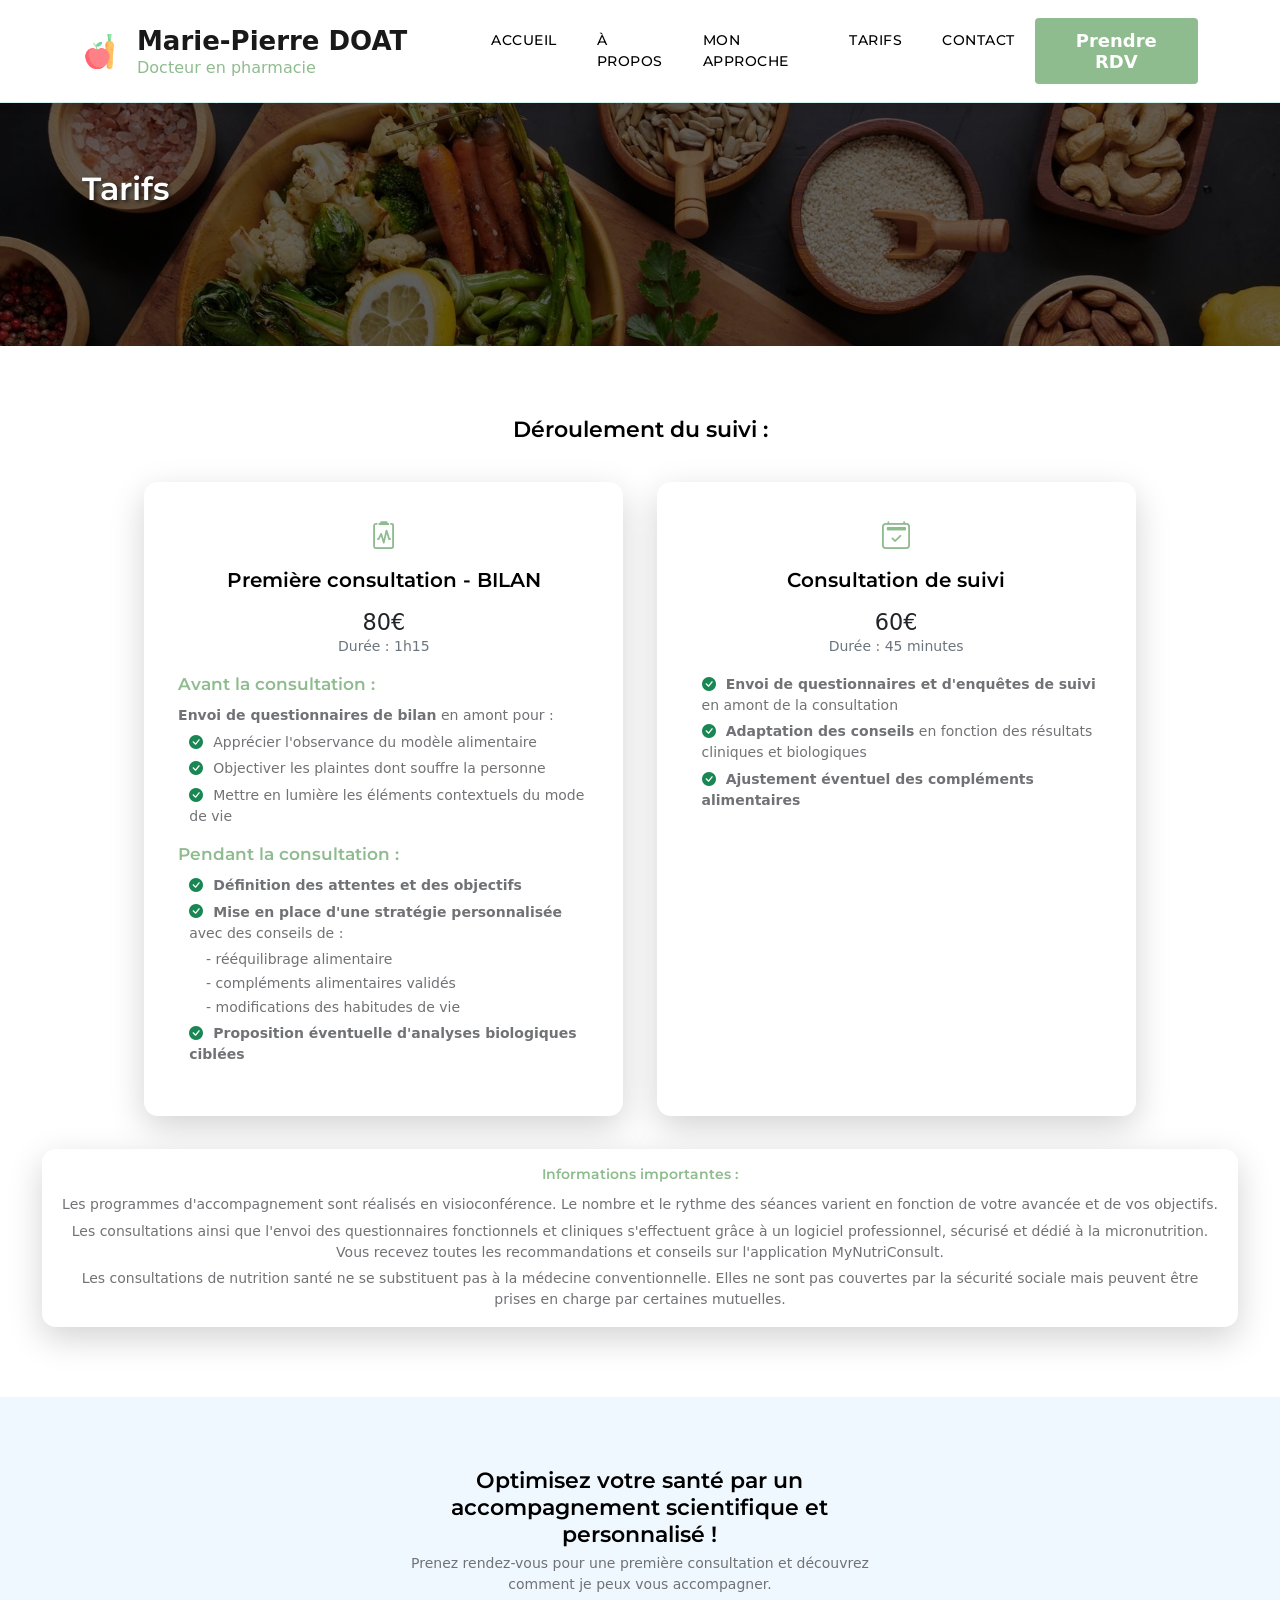
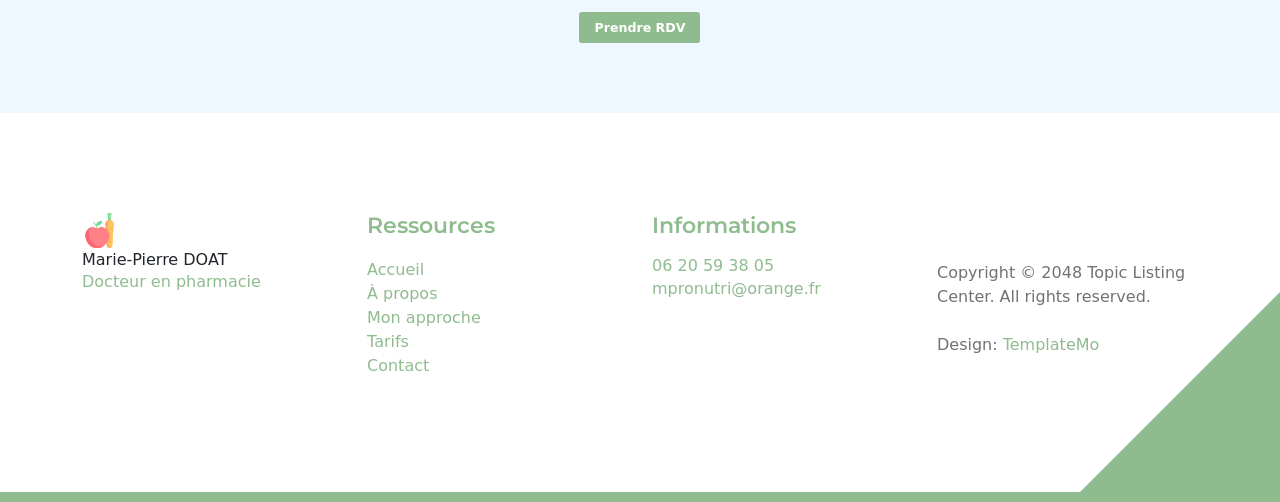
<file: tarifs.html>
<!doctype html>
<html lang="en">

<head>
    <meta charset="utf-8">
    <meta name="viewport" content="width=device-width, initial-scale=1">

    <meta name="description"
        content="Consultez les tarifs des accompagnements en nutrition et micronutrition de Marie-Pierre DOAT. Séances en téléconsultation.">
    <meta name="author" content="Marie-Pierre DOAT">

    <title>Tarifs & Consultations - Nutritionniste & Micronutrition - Visio</title>

    <link rel="icon" href="icon.png" type="image/png">

    <!-- CSS FILES -->
    <link rel="preconnect" href="https://fonts.googleapis.com">

    <link rel="preconnect" href="https://fonts.gstatic.com" crossorigin>

    <link href="https://fonts.googleapis.com/css2?family=Montserrat:wght@500;600;700&family=Open+Sans&display=swap"
        rel="stylesheet">

    <link href="css/bootstrap.min.css" rel="stylesheet">

    <link href="css/bootstrap-icons.css" rel="stylesheet">

    <link href="css/templatemo-topic-listing.css" rel="stylesheet">

    <style>
        /* AM header, faire en sorte que l'image dans le header soit tjs de la meme taille*/
        .site-header {
            background-image: linear-gradient(rgba(0, 0, 0, 0.6), rgba(0, 0, 0, 0.6)), url('food.jpg') !important;
            background-size: cover;
            background-position: center top;
            min-height: 30vh;
            margin-top: 76px;
            /* Ajustez cette valeur selon la hauteur de votre barre de navigation */
            padding-top: 30px;
            padding-bottom: 30px;
        }

        .site-header h2 {
            font-size: 2rem;
            font-weight: 600;
            text-shadow: 2px 2px 4px rgba(0, 0, 0, 0.7);
        }

        /* Assurez-vous que la barre de navigation reste au-dessus */
        .navbar {
            position: fixed;
            width: 100%;
            top: 0;
            z-index: 1000;
            background-color: white !important;
            box-shadow: 0 2px 10px rgba(0, 0, 0, 0.1);
        }
    </style>
    <!--

TemplateMo 590 topic listing

https://templatemo.com/tm-590-topic-listing

-->
</head>

<body class="topics-listing-page" id="top">

    <main>
        <!-- Conteneur pour le footer -->


        <nav class="navbar navbar-expand-lg">
            <div class="container">
                <!-- Remplacez cette partie dans la navbar de tous les fichiers HTML -->
                <a class="navbar-brand" href="index.html">
                    <img src="icon.png" alt="Icon" style="width: 35px; height: auto; margin-right: 20px;">
                    <div>
                        <span>Marie-Pierre DOAT</span>
                        <div class="subtitle-doctor">Docteur en pharmacie</div>
                    </div>
                </a>

                <button class="navbar-toggler border-0 bg-white " type="button" data-bs-toggle="collapse"
                    data-bs-target="#navbarNav" aria-controls="navbarNav" aria-expanded="false"
                    aria-label="Toggle navigation">
                    <i class="bi bi-list fs-4" style="color: var(--primary-color);"></i>
                </button>

                <div class="collapse navbar-collapse" id="navbarNav">
                    <ul class="navbar-nav ms-lg-5 me-lg-auto">
                        <li class="nav-item">
                            <a class="nav-link click-scroll" href="index.html">Accueil</a>
                        </li>

                        <li class="nav-item">
                            <a class="nav-link click-scroll" href="apropos.html">À propos</a>
                        </li>
                        <li class="nav-item">
                            <a class="nav-link click-scroll" href="mon_approche.html">Mon approche</a>
                        </li>
                        <li class="nav-item">
                            <a class="nav-link click-scroll" href="tarifs.html">Tarifs</a>
                        </li>
                        <li class="nav-item">
                            <a class="nav-link click-scroll" href="contact.html">Contact</a>
                        </li>

                    </ul>

                    <div class="d-none d-lg-flex align-items-center">
                        <a href="https://www.mynutriconsult.com/fr/annuaire-des-praticiens/details-praticien/marie-pierre-doat/"
                            class="btn custom-btn">Prendre RDV</a>
                    </div>
                </div>
            </div>
        </nav>


        <!-- Le header et la navigation restent identiques, changeons le contenu principal -->

        <!-- Section Header -->

        <header class="site-header d-flex flex-column justify-content-center align-items-center">
            <div class="container">
                <div class="row align-items-center">

                    <div class="col-lg-5 col-12">

                        <h2 class="text-white">Tarifs</h2>
                    </div>

                </div>
            </div>
        </header>
        <div class="main-scaled-content">

            <!-- Section Tarifs avec cadres élargis -->
            <section class="section-padding">
                <div class="container-fluid px-md-5"> <!-- Container-fluid avec padding pour plus de largeur -->
                    <div class="row justify-content-center">
                        <div class="col-12 text-center mb-5">
                            <h3>Déroulement du suivi :</h3>
                        </div>
                    </div>

                    <div class="row justify-content-center">
                        <!-- Première consultation -->
                        <div class="col-lg-5 col-md-10 col-12 mb-4 px-md-4">
                            <!-- Élargi à col-lg-6 avec padding horizontal -->
                            <div class="custom-block bg-white shadow-lg p-4 p-lg-5 h-100">
                                <div class="text-center mb-4">
                                    <div class="mb-3">
                                        <i class="bi bi-clipboard2-pulse"
                                            style="font-size: 2.5rem; color: var(--primary-color);"></i>
                                    </div>
                                    <h4>Première consultation - BILAN</h4>
                                    <div class="pricing-amount mt-4">
                                        <span class="h2">80€</span>
                                        <p class="text-muted mb-0">Durée : 1h15</p>
                                    </div>
                                </div>

                                <!-- Contenu détaillé -->
                                <div class="mt-4">
                                    <h5 class="mb-3" style="color: var(--primary-color);">Avant la consultation :</h5>
                                    <p class="mb-2"><strong>Envoi de questionnaires de bilan</strong> en amont pour :
                                    </p>
                                    <ul class="list-unstyled ps-3 mb-4">
                                        <li class="mb-2">
                                            <i class="bi bi-check-circle-fill text-success me-2"></i>
                                            Apprécier l'observance du modèle alimentaire
                                        </li>
                                        <li class="mb-2">
                                            <i class="bi bi-check-circle-fill text-success me-2"></i>
                                            Objectiver les plaintes dont souffre la personne
                                        </li>
                                        <li class="mb-2">
                                            <i class="bi bi-check-circle-fill text-success me-2"></i>
                                            Mettre en lumière les éléments contextuels du mode de vie
                                        </li>
                                    </ul>

                                    <h5 class="mb-3" style="color: var(--primary-color);">Pendant la consultation :</h5>
                                    <ul class="list-unstyled ps-3 mb-4">
                                        <li class="mb-2">
                                            <i class="bi bi-check-circle-fill text-success me-2"></i>
                                            <strong>Définition des attentes et des objectifs</strong>
                                        </li>
                                        <li class="mb-2">
                                            <i class="bi bi-check-circle-fill text-success me-2"></i>
                                            <strong>Mise en place d'une stratégie personnalisée</strong> avec des
                                            conseils de :
                                            <ul class="list-unstyled ps-4 mt-2">
                                                <li class="mb-1">- rééquilibrage alimentaire</li>
                                                <li class="mb-1">- compléments alimentaires validés</li>
                                                <li class="mb-1">- modifications des habitudes de vie</li>
                                            </ul>
                                        </li>
                                        <li class="mb-2">
                                            <i class="bi bi-check-circle-fill text-success me-2"></i>
                                            <strong>Proposition éventuelle d'analyses biologiques ciblées</strong>
                                        </li>
                                    </ul>
                                </div>
                            </div>
                        </div>

                        <!-- Suivi mensuel avec nouveau texte -->
                        <div class="col-lg-5 col-md-10 col-12 mb-4 px-md-4">
                            <!-- Élargi à col-lg-6 avec padding horizontal -->
                            <div class="custom-block bg-white shadow-lg p-4 p-lg-5 h-100 position-relative">
                                <div class="text-center mb-4">
                                    <div class="mb-3">
                                        <i class="bi bi-calendar2-check"
                                            style="font-size: 2.5rem; color: var(--primary-color);"></i>
                                    </div>
                                    <h4>Consultation de suivi</h4>
                                    <div class="pricing-amount mt-4">
                                        <span class="h2">60€</span>
                                        <p class="text-muted mb-0">Durée : 45 minutes</p>
                                    </div>
                                </div>

                                <!-- Nouveau contenu détaillé -->
                                <div class="mt-4">
                                    <ul class="list-unstyled ps-3 mb-4">
                                        <li class="mb-2">
                                            <i class="bi bi-check-circle-fill text-success me-2"></i>
                                            <strong>Envoi de questionnaires et d'enquêtes de suivi</strong> en amont de
                                            la consultation
                                        </li>
                                        <li class="mb-2">
                                            <i class="bi bi-check-circle-fill text-success me-2"></i>
                                            <strong>Adaptation des conseils</strong> en fonction des résultats cliniques
                                            et biologiques
                                        </li>
                                        <li class="mb-2">
                                            <i class="bi bi-check-circle-fill text-success me-2"></i>
                                            <strong>Ajustement éventuel des compléments alimentaires</strong>
                                        </li>
                                    </ul>
                                </div>
                            </div>
                        </div>
                    </div>

                    <!-- Note sur les tarifs -->
                    <div class="row justify-content-center mt-4">
                        <div class="col-12 px-md-4"> <!-- Élargi à col-12 avec padding horizontal -->
                            <div class="custom-block bg-white shadow-lg p-4 text-center">
                                <!-- <p class="mb-0"><i class="bi bi-info-circle me-2"></i>
                                    <div class="alert alert-light border mt-4 mb-0">-->
                                <h5 class="mb-3 fs-5" style="color: var(--primary-color);">Informations importantes :
                                </h5>
                                <p class="mb-2">Les programmes d'accompagnement sont réalisés en visioconférence. Le
                                    nombre et le rythme des séances varient en fonction de votre avancée et de vos
                                    objectifs.</p>
                                <p class="mb-2">Les consultations ainsi que l'envoi des questionnaires fonctionnels et
                                    cliniques s'effectuent grâce à un logiciel professionnel, sécurisé et dédié à la
                                    micronutrition. Vous recevez toutes les recommandations et conseils sur
                                    l'application MyNutriConsult.</p>
                                <p class="mb-0">Les consultations de nutrition santé ne se substituent pas à la médecine
                                    conventionnelle. Elles ne sont pas couvertes par la sécurité sociale mais peuvent
                                    être prises en charge par certaines mutuelles.</p>
                                <!-- </div>
                                </p>-->
                            </div>
                        </div>
                    </div>
                </div>
            </section>


            <!-- Call to Action -->
            <section class="section-padding section-bg">
                <div class="container">
                    <div class="row justify-content-center">
                        <div class="col-lg-8 col-12 text-center">
                            <h3>Optimisez votre santé par un accompagnement scientifique et personnalisé !</h3>
                            <p class="mb-4">Prenez rendez-vous pour une première consultation et découvrez comment je
                                peux vous accompagner.</p>
                            <a href="https://www.mynutriconsult.com/fr/annuaire-des-praticiens/details-praticien/marie-pierre-doat/"
                                class="btn custom-btn">Prendre RDV</a>
                        </div>
                    </div>
                </div>
            </section>
        </div>
    </main>

    <footer class="site-footer section-padding">
        <div class="container">
            <div class="row">

                <div class="col-lg-3 col-12 mb-4 pb-2">
                    <img src="icon.png" alt="Icon" style="width: 35px; height: auto; margin-right: 20px;">
                    <div>
                        <span>Marie-Pierre DOAT</span>
                        <div class="subtitle-doctor">Docteur en pharmacie</div>
                    </div>
                </div>

                <div class="col-lg-3 col-md-4 col-6">
                    <h6 class="site-footer-title mb-3">Ressources</h6>

                    <ul class="site-footer-links">
                        <li class="site-footer-link-item">
                            <a href="index.html" class="site-footer-link">Accueil</a>
                        </li>

                        <li class="site-footer-link-item">
                            <a href="apropos.html" class="site-footer-link">À propos</a>
                        </li>
                        <li class="site-footer-link-item">
                            <a href="mon_approche.html" class="site-footer-link">Mon approche</a>
                        </li>
                        <li class="site-footer-link-item">
                            <a href="tarifs.html" class="site-footer-link">Tarifs</a>
                        </li>
                        <li class="site-footer-link-item">
                            <a href="contact.html" class="site-footer-link">Contact</a>
                        </li>


                        <!-- <li class="site-footer-link-item">
                                <a href="#" class="site-footer-link">Contact</a>
                            </li> -->
                    </ul>
                </div>

                <div class="col-lg-3 col-md-4 col-6 mb-4 mb-lg-0">
                    <h6 class="site-footer-title mb-3">Informations</h6>

                    <p class="text-white d-flex mb-1">
                        <a href="06 20 59 38 05" class="site-footer-link">
                            06 20 59 38 05
                        </a>
                    </p>

                    <p class="text-white d-flex">
                        <a href="mpronutri@orange.fr" class="site-footer-link">
                            mpronutri@orange.fr
                        </a>
                    </p>
                </div>

                <div class="col-lg-3 col-md-4 col-12 mt-4 mt-lg-0 ms-auto">
                    <p class="copyright-text mt-lg-5 mt-4">Copyright © 2048 Topic Listing Center. All rights reserved.
                        <br><br>Design: <a rel="nofollow" href="https://templatemo.com" target="_blank">TemplateMo</a>
                    </p>

                </div>

            </div>
        </div>
    </footer>

    <!-- JAVASCRIPT FILES -->
    <script src="js/jquery.min.js"></script>
    <script src="js/bootstrap.bundle.min.js"></script>
    <script src="js/jquery.sticky.js"></script>
    <script src="js/custom.js"></script>

</body>

</html>
</file>
<file: css/templatemo-topic-listing.css>
/*

TemplateMo 590 topic listing

https://templatemo.com/tm-590-topic-listing

*/

/*---------------------------------------
  CUSTOM PROPERTIES ( VARIABLES )             
-----------------------------------------*/
:root {
  --white-color: #ffffff;
  --primary-color: #8FBC8F;
  --secondary-color: #8FBC8F;
  --section-bg-color: #f0f8ff;
  --custom-btn-bg-color: #8FBC8F;
  --custom-btn-bg-hover-color: #BCA17C;
  --dark-color: #000000;
  --p-color: #717275;
  --border-color: #7fffd4;
  --link-hover-color: #BCA17C;

  --body-font-family: 'Open Sans', sans-serif;
  --title-font-family: 'Montserrat', sans-serif;

  --h1-font-size: 58px;
  --h2-font-size: 46px;
  --h3-font-size: 32px;
  --h4-font-size: 28px;
  --h5-font-size: 24px;
  --h6-font-size: 22px;
  --p-font-size: 20px;
  --menu-font-size: 14px;
  --btn-font-size: 18px;
  --copyright-font-size: 16px;

  --border-radius-large: 100px;
  --border-radius-medium: 20px;
  --border-radius-small: 10px;

  --font-weight-normal: 400;
  --font-weight-medium: 500;
  --font-weight-semibold: 600;
  --font-weight-bold: 700;
}

.main-scaled-content {
  flex-grow: 1;
  zoom: 0.70;
  /* réduit la taille *et* la hauteur réelle */
  margin: 0 auto;
}




/*---------------------------------------
  TYPOGRAPHY               
-----------------------------------------*/

h2,
h3,
h4,
h5,
h6 {
  color: var(--dark-color);
}

h1,
h2,
h3,
h4,
h5,
h6 {
  font-family: var(--title-font-family);
  font-weight: var(--font-weight-semibold);
}

h1 {
  font-size: var(--h1-font-size);
  font-weight: var(--font-weight-bold);
}

h2 {
  font-size: var(--h2-font-size);
  font-weight: var(--font-weight-bold);
}

h3 {
  font-size: var(--h3-font-size);
}

h4 {
  font-size: var(--h4-font-size);
}

h5 {
  font-size: var(--h5-font-size);
}

h6 {
  color: var(--primary-color);
  font-size: var(--h6-font-size);
}

p {
  color: var(--p-color);
  font-size: var(--p-font-size);
  font-weight: var(--font-weight-normal);
}

ul li {
  color: var(--p-color);
  font-size: var(--p-font-size);
  font-weight: var(--font-weight-normal);
}

a,
button {
  touch-action: manipulation;
  transition: all 0.3s;
}

a {
  display: inline-block;
  color: var(--primary-color);
  text-decoration: none;
}

a:hover {
  color: var(--link-hover-color);
}

b,
strong {
  font-weight: var(--font-weight-bold);
}


/*---------------------------------------
  SECTION               
-----------------------------------------*/
.section-padding {
  padding-top: 100px;
  padding-bottom: 100px;
}

.section-bg {
  background-color: var(--section-bg-color);
}

.section-overlay {
  background-image: linear-gradient(15deg, #13547a 0%, #80d0c7 100%);
  position: absolute;
  top: 0;
  left: 0;
  pointer-events: none;
  width: 100%;
  height: 100%;
  opacity: 0.85;
}

.button-container {
  display: flex;
  /* Utilise flexbox pour un alignement facile */
  justify-content: center;
  /* Centre horizontalement */
  align-items: center;
  /* Centre verticalement */
  height: 100;
  /* Ajustez la hauteur selon vos besoins */
  text-align: center;
}

.section-overlay+.container {
  position: relative;
}

.tab-content {
  background-color: var(--white-color);
  border-radius: var(--border-radius-medium);
}

.nav-tabs {
  border-bottom: 1px solid #ecf3f2;
  margin-bottom: 40px;
  justify-content: center;
}


.nav-tabs .nav-link {
  border-radius: 0;
  border-top: 0;
  border-right: 0;
  border-left: 0;
  color: var(--p-color);
  font-family: var(--title-font-family);
  font-size: var(--btn-font-size);
  font-weight: var(--font-weight-medium);
  padding: 15px 25px;
  transition: all 0.3s;
}

.nav-tabs .nav-link:first-child {
  margin-right: 20px;
}

.nav-tabs .nav-item.show .nav-link,
.nav-tabs .nav-link.active,
.nav-tabs .nav-link:focus,
.nav-tabs .nav-link:hover {
  border-bottom-color: var(--primary-color);
  color: var(--primary-color);
}


/*---------------------------------------
  CUSTOM ICON COLOR               
-----------------------------------------*/
.navbar-icon {
  width: 30px;
  height: auto;
  margin-right: 10px;
}


/*---------------------------------------
  CUSTOM BUTTON               
-----------------------------------------*/
.custom-btn {
  background: var(--custom-btn-bg-color);
  border: 2px solid transparent;
  border-radius: var(--border-radius-large);
  color: var(--white-color);
  font-size: var(--btn-font-size);
  font-weight: var(--font-weight-semibold);
  line-height: normal;
  transition: all 0.3s;
  padding: 10px 20px;
}

.custom-btn:hover {
  background: var(--custom-btn-bg-hover-color);
  color: var(--white-color);
}

.custom-border-btn {
  background: transparent;
  border: 2px solid var(--custom-btn-bg-color);
  color: var(--custom-btn-bg-color);
}

.custom-border-btn:hover {
  background: var(--custom-btn-bg-color);
  border-color: transparent;
  color: var(--white-color);
}

.custom-btn-bg-white {
  border-color: var(--white-color);
  color: var(--white-color);
}


/*---------------------------------------
  SITE HEADER              
-----------------------------------------*/
/* Correction de l'en-tête pour tous les écrans */
.site-header {
  background-image: linear-gradient(15deg, #13547a 0%, #80d0c7 100%);
  margin-top: 0;
  padding-top: 120px;
  /* Espace pour la navbar fixe */
  padding-bottom: 80px;
  background-size: cover;
  background-position: center;
}

.site-header .container {
  height: 100%;
}

.breadcrumb-item+.breadcrumb-item::before,
.breadcrumb-item a:hover,
.breadcrumb-item.active {
  color: var(--white-color);
}

.site-header .custom-icon {
  color: var(--white-color);
  font-size: var(--h4-font-size);
}

.site-header .custom-icon:hover {
  color: var(--secondary-color);
}


/*---------------------------------------
  NAVIGATION              
-----------------------------------------*/
.sticky-wrapper {
  position: absolute;
  top: 0;
  right: 0;
  left: 0;
}

.sticky-wrapper.is-sticky .navbar {
  background-color: var(--secondary-color);
}

/* Amélioration de la navbar */
.navbar {
  background: transparent;
  border-bottom: 1px solid rgba(128, 208, 199, 0.35);
  z-index: 9;
  position: fixed;
  width: 100%;
  top: 0;
  padding: 10px 0;
  background-color: white !important;
  box-shadow: 0 2px 10px rgba(0, 0, 0, 0.1);
}

/* Style pour le nom Marie-Pierre DOAT */
.navbar-brand {
  display: flex;
  align-items: center;
}

.navbar-brand span {
  font-size: 26px;
  /* Taille augmentée */
  font-weight: 600;
  /* Semi-bold pour plus d'impact */
  display: block;
  /* Pour s'assurer que le nom et le titre sont sur des lignes séparées */
  line-height: 1.2;
  /* Ajustement de l'interligne */
}

/* Ajustement de la taille du sous-titre pour maintenir la proportion */
.subtitle-doctor {
  font-size: 16px;
  /* Légèrement réduit pour contraster avec le nom plus grand */
  display: block;
  line-height: 1;
  margin-top: 2px;
  color: #8FBC8F;
  font-weight: normal;
  text-align: left;
}

.navbar-brand i {
  margin-right: 10px;
}

.navbar-expand-lg .navbar-nav .nav-link {
  border-radius: var(--border-radius-large);
  margin: 10px;
  padding: 10px;
}

.navbar-nav .nav-link {
  display: inline-block;
  color: #000000;
  font-family: var(--title-font-family);
  font-size: var(--menu-font-size);
  font-weight: var(--font-weight-medium);
  text-transform: uppercase;
  letter-spacing: 0.5px;
  position: relative;
  padding-top: 15px;
  padding-bottom: 15px;
}

.navbar-nav .nav-link.active,
.navbar-nav .nav-link:hover {
  color: var(--primary-color);
}

.navbar .dropdown-menu {
  background: var(--white-color);
  box-shadow: 0 1rem 3rem rgba(0, 0, 0, .175);
  border: 0;
  display: inherit;
  opacity: 0;
  min-width: 9rem;
  margin-top: 20px;
  padding: 13px 0 10px 0;
  transition: all 0.3s;
  pointer-events: none;
}

.navbar .dropdown-menu::before {
  content: "";
  width: 0;
  height: 0;
  border-left: 20px solid transparent;
  border-right: 20px solid transparent;
  border-bottom: 15px solid var(--white-color);
  position: absolute;
  top: -10px;
  left: 10px;
}

.navbar .dropdown-item {
  display: inline-block;
  color: var(--p-bg-color);
  font-family: var(--title-font-family);
  font-size: var(--menu-font-size);
  font-weight: var(--font-weight-medium);
  text-transform: uppercase;
  letter-spacing: 0.5px;
  position: relative;
}

.navbar .dropdown-item.active,
.navbar .dropdown-item:active,
.navbar .dropdown-item:focus,
.navbar .dropdown-item:hover {
  background: transparent;
  color: var(--primary-color);
}

.navbar .dropdown-toggle::after {
  content: "\f282";
  display: inline-block;
  font-family: bootstrap-icons !important;
  font-size: var(--copyright-font-size);
  font-style: normal;
  font-weight: normal !important;
  font-variant: normal;
  text-transform: none;
  line-height: 1;
  vertical-align: -.125em;
  -webkit-font-smoothing: antialiased;
  -moz-osx-font-smoothing: grayscale;
  position: relative;
  left: 2px;
  border: 0;
}

@media screen and (min-width: 992px) {
  .navbar .dropdown:hover .dropdown-menu {
    opacity: 1;
    margin-top: 0;
    pointer-events: auto;
  }
}

.navbar-icon {
  background: var(--white-color);
  border-radius: var(--border-radius-large);
  display: inline-block;
  font-size: var(--h5-font-size);
  width: 40px;
  height: 40px;
  line-height: 40px;
  text-align: center;
  transition: all 0.3s ease;
}

.navbar-icon:hover {
  background: var(--primary-color);
  color: var(--white-color);
}

.navbar-toggler {
  border: 0;
  padding: 0;
  cursor: pointer;
  margin: 0;
  width: 30px;
  height: 35px;
  outline: none;
}

.navbar-toggler:focus {
  outline: none;
  box-shadow: none;
}

.navbar-toggler[aria-expanded="true"] .navbar-toggler-icon {
  background: transparent;
}

.navbar-toggler[aria-expanded="true"] .navbar-toggler-icon:before,
.navbar-toggler[aria-expanded="true"] .navbar-toggler-icon:after {
  transition: top 300ms 50ms ease, -webkit-transform 300ms 350ms ease;
  transition: top 300ms 50ms ease, transform 300ms 350ms ease;
  transition: top 300ms 50ms ease, transform 300ms 350ms ease, -webkit-transform 300ms 350ms ease;
  top: 0;
}

.navbar-toggler[aria-expanded="true"] .navbar-toggler-icon:before {
  transform: rotate(45deg);
}

.navbar-toggler[aria-expanded="true"] .navbar-toggler-icon:after {
  transform: rotate(-45deg);
}

.navbar-toggler .navbar-toggler-icon {
  background: var(--white-color);
  transition: background 10ms 300ms ease;
  display: block;
  width: 30px;
  height: 2px;
  position: relative;
}

.navbar-toggler .navbar-toggler-icon:before,
.navbar-toggler .navbar-toggler-icon:after {
  transition: top 300ms 350ms ease, -webkit-transform 300ms 50ms ease;
  transition: top 300ms 350ms ease, transform 300ms 50ms ease;
  transition: top 300ms 350ms ease, transform 300ms 50ms ease, -webkit-transform 300ms 50ms ease;
  position: absolute;
  right: 0;
  left: 0;
  background: var(--white-color);
  width: 30px;
  height: 2px;
  content: '';
}

.navbar-toggler .navbar-toggler-icon::before {
  top: -8px;
}

.navbar-toggler .navbar-toggler-icon::after {
  top: 8px;
}


/*---------------------------------------
  HERO        
-----------------------------------------*/
.hero-section {
  background-image: linear-gradient(15deg, #13547a 0%, #80d0c7 100%);
  position: relative;
  overflow: hidden;
  padding-top: 150px;
  padding-bottom: 150px;
}

.hero-section .input-group {
  background-color: var(--white-color);
  border-radius: var(--border-radius-large);
  padding: 10px 15px;
}

.hero-section .input-group-text {
  background-color: transparent;
  border: 0;
}

.hero-section input[type="search"] {
  border: 0;
  box-shadow: none;
  margin-bottom: 0;
  padding-left: 0;
}

.hero-section button[type="submit"] {
  background-color: var(--primary-color);
  border: 0;
  border-radius: var(--border-radius-large) !important;
  color: var(--white-color);
  max-width: 150px;
}


/*---------------------------------------
  TOPICS              
-----------------------------------------*/
.featured-section {
  background-color: var(--secondary-color);
  border-radius: 0 0 100px 100px;
  padding-bottom: 100px;
}

.featured-section .row {
  position: relative;
  bottom: 100px;
  margin-bottom: -100px;
}

.custom-block {
  border-radius: var(--border-radius-medium);
  position: relative;
  overflow: hidden;
  padding: 30px;
  transition: all 0.3s ease;
  height: 100%;
}

.custom-block:hover {
  background-color: var(--secondary-color);
  transform: translateY(-3px);
}

.custom-block>a {
  width: 100%;
}

.custom-block-image {
  display: block;
  width: 100%;
  height: 200px;
  object-fit: cover;
  margin-top: 35px;
}

.custom-block .rounded-pill {
  border-radius: 5px !important;
  display: flex;
  justify-content: center;
  text-align: center;
  width: 30px;
  height: 30px;
  line-height: 20px;
}

.custom-block-overlay {
  height: 100%;
  min-height: 350px;
  padding: 0;
}

.custom-block-overlay>a {
  height: 100%;
}

.custom-block-overlay .custom-block-image {
  border-radius: var(--border-radius-medium);
  display: block;
  height: 100%;
  margin-top: 0;
}

.custom-block-overlay-text {
  position: absolute;
  z-index: 2;
  top: 0;
  right: 0;
  left: 0;
  padding: 30px;
}

.social-share {
  position: absolute;
  bottom: 0;
  right: 0;
  left: 0;
  z-index: 2;
  padding: 20px 35px;
}

.social-share .bi-bookmark {
  color: var(--white-color);
  font-size: var(--h5-font-size);
}

.social-share .bi-bookmark:hover {
  color: var(--secondary-color);
}

.bg-design {
  background-color: #00B0FF;
}

.bg-graphic {
  background-color: #00BFA6;
}

.bg-advertising {
  background-color: #F50057;
}

.bg-finance {
  background-color: #536DFE;
}

.bg-music {
  background-color: #F9A826;
}

.bg-education {
  background-color: #00BFA6;
}


/*---------------------------------------
  TOPICS               
-----------------------------------------*/
.topics-detail-block {
  border-radius: var(--border-radius-medium);
  position: relative;
  overflow: hidden;
}

.topics-detail-block-image {
  display: block;
  border-radius: var(--border-radius-medium);
}

blockquote {
  background-color: var(--section-bg-color);
  border-radius: var(--border-radius-small);
  font-family: var(--title-font-family);
  font-size: var(--h4-font-size);
  font-weight: var(--font-weight-bold);
  display: inline-block;
  text-align: center;
  margin: 30px;
  padding: 40px;
}

.topics-listing-page .site-header {
  padding-bottom: 65px;
  height: 35%;
}

.custom-block-topics-listing-info {
  margin: 30px 20px 20px 30px;
}

.custom-block-topics-listing {
  height: inherit;
}

.custom-block-topics-listing .custom-block-image {
  width: 200px;
}


/*---------------------------------------
  PAGINATION              
-----------------------------------------*/
.pagination {
  margin-top: 40px;
}

.page-link {
  border: 0;
  border-radius: var(--border-radius-small);
  color: var(--p-color);
  font-family: var(--title-font-family);
  margin: 0 5px;
  padding: 10px 20px;
}

.page-link:hover,
.page-item:first-child .page-link:hover,
.page-item:last-child .page-link:hover {
  background-color: var(--secondary-color);
  color: var(--white-color);
}

.page-item:first-child .page-link {
  margin-right: 10px;
}

.page-item:first-child .page-link,
.page-item:last-child .page-link {
  background-color: var(--section-bg-color);
  border-radius: var(--border-radius-small);
}

.active>.page-link,
.page-link.active {
  background-color: var(--secondary-color);
  border-color: var(--secondary-color);
}


/*---------------------------------------
  TIMELINE              
-----------------------------------------*/
.timeline-section {
  background-image: url('../images/colleagues-working-cozy-office-medium-shot.jpg');
  background-repeat: no-repeat;
  background-position: center;
  background-size: cover;
  position: relative;
}

.timeline-container .vertical-scrollable-timeline {
  list-style-type: none;
  position: relative;
  padding-left: 0;
}

.timeline-container .vertical-scrollable-timeline .list-progress {
  width: 8px;
  height: 87%;
  background-color: var(--primary-color);
  position: absolute;
  left: 52px;
  top: 0;
  overflow: hidden;
}

.timeline-container .vertical-scrollable-timeline .list-progress .inner {
  position: absolute;
  right: 0;
  bottom: 0;
  height: 100%;
  background-color: var(--secondary-color);
  width: 100%;
}

.timeline-container .vertical-scrollable-timeline li {
  position: relative;
  padding: 20px 0px 65px 145px;
}

.timeline-container .vertical-scrollable-timeline li:last-child {
  padding-bottom: 0;
}

.timeline-container .vertical-scrollable-timeline li p {
  line-height: 40px;
}

.timeline-container .vertical-scrollable-timeline li p:last-child {
  margin-bottom: 0;
}

.timeline-container .vertical-scrollable-timeline li .icon-holder {
  position: absolute;
  left: 0;
  top: 0;
  width: 104px;
  height: 104px;
  display: flex;
  justify-content: center;
  align-items: center;
  background-color: var(--secondary-color);
  border-radius: 50%;
  z-index: 1;
  transition: 0.4s all;
}

.timeline-container .vertical-scrollable-timeline li .icon-holder::before {
  content: "";
  width: 80px;
  height: 80px;
  border: 4px solid #fff;
  position: absolute;
  background-color: var(--secondary-color);
  border-radius: 50%;
  z-index: -1;
  transition: 0.4s all;
}

.timeline-container .vertical-scrollable-timeline li .icon-holder i {
  font-size: 25px;
  color: var(--white-color);
}

.timeline-container .vertical-scrollable-timeline li::before {
  content: "";
  position: absolute;
  height: 100%;
  width: 8px;
  background-color: transparent;
  left: 52px;
  z-index: 0;
}

.timeline-container .vertical-scrollable-timeline li.active .icon-holder {
  background-color: var(--primary-color);
}

.timeline-container .vertical-scrollable-timeline li.active .icon-holder::before {
  background-color: var(--primary-color);
}


/*---------------------------------------
  FAQs              
-----------------------------------------*/
.faq-section .accordion-item {
  border: 0;
}

.faq-section .accordion-button {
  font-size: var(--h6-font-size);
  font-weight: var(--font-weight-semibold);
}

.faq-section .accordion-item:first-of-type .accordion-button {
  border-radius: var(--border-radius-large);
}

.faq-section .accordion-button:not(.collapsed) {
  border-radius: var(--border-radius-large);
  box-shadow: none;
  color: var(--primary-color);
}

.faq-section .accordion-body {
  color: var(--p-color);
  font-size: var(--btn-font-size);
  line-height: 40px;
}

/*---------------------------------------
  NEWSLETTER               
-----------------------------------------*/
.newsletter-image {
  border-radius: var(--border-radius-medium);
}


/*---------------------------------------
  CONTACT               
-----------------------------------------*/
.google-map {
  border-radius: var(--border-radius-medium);
}

.contact-form .form-floating>textarea {
  border-radius: var(--border-radius-medium);
  height: 150px;
}


/*---------------------------------------
  SUBSCRIBE FORM               
-----------------------------------------*/
.subscribe-form-wrap {
  padding: 50px;
}

.subscribe-form {
  width: 95%;
}


/*---------------------------------------
  CUSTOM FORM               
-----------------------------------------*/
.custom-form .form-control {
  border-radius: var(--border-radius-large);
  color: var(--p-color);
  margin-bottom: 24px;
  padding-top: 13px;
  padding-bottom: 13px;
  padding-left: 20px;
  outline: none;
}

.form-floating>label {
  padding-left: 20px;
}

.custom-form button[type="submit"] {
  background: var(--custom-btn-bg-color);
  border: none;
  border-radius: var(--border-radius-large);
  color: var(--white-color);
  font-family: var(--title-font-family);
  font-size: var(--p-font-size);
  font-weight: var(--font-weight-semibold);
  transition: all 0.3s;
  margin-bottom: 0;
}

.custom-form button[type="submit"]:hover,
.custom-form button[type="submit"]:focus {
  background: var(--custom-btn-bg-hover-color);
  border-color: transparent;
}


/*---------------------------------------
  SITE FOOTER              
-----------------------------------------*/
.site-footer {
  border-bottom: 10px solid var(--secondary-color);
  position: relative;
}

.site-footer::after {
  content: "";
  position: absolute;
  bottom: 0;
  right: 0;
  width: 0;
  height: 0;
  border-style: solid;
  border-width: 0 0 200px 200px;
  border-color: transparent transparent var(--secondary-color) transparent;
  pointer-events: none;
}

.site-footer-title {
  color: var(--primary-color);
}

.site-footer .dropdown-menu {
  padding: 0;
}

.site-footer .dropdown-item {
  color: var(--p-color);
  font-size: var(--menu-font-size);
  font-weight: var(--font-weight-medium);
  padding: 4px 18px;
}

.site-footer .dropdown-item:hover {
  background-color: transparent;
  color: var(--primary-color);
}

.site-footer .dropdown-menu li:first-child .dropdown-item {
  padding-top: 10px;
}

.site-footer .dropdown-menu li:last-child .dropdown-item {
  padding-bottom: 12px;
}

.site-footer .dropdown-toggle {
  background-color: var(--secondary-color);
  border-color: var(--white-color);
}

.site-footer .dropdown-toggle:hover {
  background-color: var(--primary-color);
  border-color: transparent;
}

.site-footer-links {
  padding-left: 0;
}

.site-footer-link-item {
  display: block;
  list-style: none;
  line-height: normal;
}

.site-footer-link {
  color: var(--secondary-color);
  font-size: var(--copyright-font-size);
  font-weight: var(--font-weight-medium);
  line-height: normal;
}

.copyright-text {
  font-size: var(--copyright-font-size);
}


/*---------------------------------------
  SOCIAL ICON               
-----------------------------------------*/
.social-icon {
  margin: 0;
  padding: 0;
}

.social-icon-item {
  list-style: none;
  display: inline-block;
  vertical-align: top;
}

.social-icon-link {
  background: var(--secondary-color);
  border-radius: var(--border-radius-large);
  color: var(--white-color);
  font-size: var(--copyright-font-size);
  display: block;
  margin-right: 10px;
  text-align: center;
  width: 35px;
  height: 35px;
  line-height: 36px;
  transition: background 0.2s, color 0.2s;
}

.social-icon-link:hover {
  background: var(--primary-color);
  color: var(--white-color);
}


/*---------------------------------------
  RESPONSIVE STYLES               
-----------------------------------------*/
/* Ajustements pour tablettes et mobiles */
@media (max-width: 991px) {

  /* Correction de la navbar sur mobile */
  .navbar {
    padding: 10px 15px;
  }

  .navbar-collapse {
    background-color: white;
    padding: 15px;
    border-radius: 5px;
    box-shadow: 0 4px 6px rgba(0, 0, 0, 0.1);
    margin-top: 10px;
  }

  /* Ajustement de l'en-tête */
  .site-header {
    min-height: 40vh;
    padding-top: 100px;
    text-align: center;
  }

  .site-header h2 {
    font-size: 2rem;
    padding: 0 15px;
  }

  /* Correction des sections */
  .section-padding {
    padding: 50px 0;
  }

  /* Correction des colonnes */
  .col-lg-7 {
    padding: 0 15px;
  }

  /* Correction du positionnement du texte */
  .col-lg-7 div {
    position: relative !important;
    left: 0 !important;
    padding: 15px;
  }

  /* Ajustement des blocs personnalisés */
  .custom-block {
    margin-bottom: 20px;
  }

  h1 {
    font-size: 48px;
  }

  h2 {
    font-size: 36px;
  }

  h3 {
    font-size: 32px;
  }

  h4 {
    font-size: 28px;
  }

  h5 {
    font-size: 20px;
  }

  h6 {
    font-size: 18px;
  }

  .navbar-nav .dropdown-menu {
    position: relative;
    left: 10px;
    opacity: 1;
    pointer-events: auto;
    max-width: 155px;
    margin-top: 10px;
    margin-bottom: 15px;
  }

  .navbar-expand-lg .navbar-nav {
    padding-bottom: 20px;
  }

  .navbar-expand-lg .navbar-nav .nav-link {
    padding: 0;
  }

  .nav-tabs .nav-link:first-child {
    margin-right: 5px;
  }

  .nav-tabs .nav-link {
    font-size: var(--copyright-font-size);
    padding: 10px;
  }

  .featured-section {
    border-radius: 0 0 80px 80px;
    padding-bottom: 50px;
  }

  .custom-block-topics-listing .custom-block-image {
    width: auto;
  }

  .custom-block-topics-listing>.d-flex,
  .custom-block-topics-listing-info,
  .custom-block-topics-listing a {
    flex-direction: column;
  }

  .timeline-container .vertical-scrollable-timeline .list-progress {
    height: 75%;
  }

  .timeline-container .vertical-scrollable-timeline li {
    padding-left: 135px;
  }

  .subscribe-form-wrap {
    padding-top: 30px;
    padding-bottom: 0;
  }
}

/* Ajustements spécifiques pour mobiles */
@media (max-width: 767px) {

  /* Ajustement de l'en-tête pour très petits écrans */
  .site-header {
    min-height: 30vh;
  }

  .site-header h2 {
    font-size: 1.8rem;
  }

  /* Centrage de l'image de profil */
  .col-lg-5 .position-relative {
    text-align: center;
    margin-bottom: 30px;
  }

  .col-lg-5 .position-relative img {
    max-width: 80%;
    margin: 0 auto;
  }

  /* Ajustement des boutons */
  .btn.custom-btn {
    width: 100%;
    margin-bottom: 10px;
  }

  /* Correction des marges dans les services */
  .custom-block .d-flex {
    flex-direction: column;
  }

  .custom-block .d-flex i {
    margin-bottom: 10px;
  }

  /* Ajustement du footer */
  .site-footer-links,
  .text-white.d-flex {
    margin-bottom: 15px;
  }

  /* Correction des tarifs sur mobile */
  .pricing-amount .h2 {
    font-size: 1.8rem;
  }
}

@media screen and (max-width: 480px) {
  h1 {
    font-size: 36px;
  }

  h2 {
    font-size: 28px;
  }

  h3 {
    font-size: 26px;
  }

  h4 {
    font-size: 22px;
  }

  h5 {
    font-size: 20px;
  }
}

/* Autres corrections spécifiques */
@media (max-width: 575px) {
  .navbar-brand span {
    font-size: 0.9rem;
  }

  .subtitle-doctor {
    font-size: 0.7rem;
  }

  /* Gestion des témoignages sur petit écran */
  .custom-block.h-100 {
    height: auto !important;
  }
}

/* Amélioration de l'accessibilité */
@media (prefers-reduced-motion: reduce) {
  * {
    transition: none !important;
  }
}

/*afin de modifier la taille de l'image*/
.portrait-image {
  max-width: 500px;
  width: 75%;
  height: auto;
}

.timeline {
  position: relative;
  padding-left: 30px;
}

.custom-block-timeline {
  position: relative;
  padding-bottom: 30px;
  padding-left: 20px;
  border-left: 2px solid #dee2e6;
}

.custom-block-timeline:before {
  content: "";
  position: absolute;
  left: -11px;
  top: 0;
  width: 20px;
  height: 20px;
  border-radius: 50%;
  background: #fff;
  border: 2px solid var(--primary-color);
}

.custom-block-timeline:last-child {
  padding-bottom: 0;
}

.form-control {
  border-radius: 4px !important;
  /* Bordures moins arrondies */
}

.form-floating textarea.form-control {
  border-radius: 4px !important;
}

/* Pour garder la cohérence visuelle */
.form-select {
  border-radius: 4px !important;
}

.btn {
  border-radius: 4px !important;
}

/* Corrections pour la navbar mobile */

/* S'assurer que la navbar reste toujours visible */
.navbar {
  background-color: white !important;
  z-index: 1000;
}

/* Améliorer la visibilité de la navbar sur mobile */
@media (max-width: 991px) {
  .navbar-toggler {
    background-color: #8FBC8F;
    /* Couleur primaire pour meilleure visibilité */
  }

  .navbar-toggler-icon {
    background-color: transparent !important;
    /* Correction pour l'icône du toggler */
  }

  .navbar-toggler-icon:before,
  .navbar-toggler-icon:after {
    background-color: white !important;
    /* Lignes blanches pour le toggler */
  }

  /* S'assurer que le menu déroulant est visible et bien placé */
  .navbar-collapse {
    position: absolute;
    top: 100%;
    left: 0;
    right: 0;
    background-color: white;
    box-shadow: 0 4px 6px rgba(0, 0, 0, 0.1);
    padding: 15px;
    z-index: 1000;
    margin-top: 0;
  }

  /* Correction des éléments de navigation */
  .navbar-nav {
    margin: 0 !important;
    width: 100%;
    text-align: center;
  }

  .navbar-nav .nav-link {
    padding: 10px 0;
    display: block;
    width: 100%;
    text-align: center;
  }

  /* S'assurer que le bouton "Prendre RDV" est visible sur mobile */
  .d-lg-none.ms-auto.me-4 {
    display: block !important;
  }

  /* Correction du logo et du nom */
  .navbar-brand {
    max-width: 70%;
    white-space: normal;
  }

  /* Correction spécifique pour le menu hamburger */
  .navbar-toggler {
    margin-left: auto;
    display: block;
  }
}

/* Correction pour très petits écrans */
@media (max-width: 375px) {
  .navbar-brand {
    max-width: 60%;
  }

  .navbar-brand span {
    font-size: 0.8rem;
  }

  .subtitle-doctor {
    font-size: 0.6rem;
  }
}
</file>
